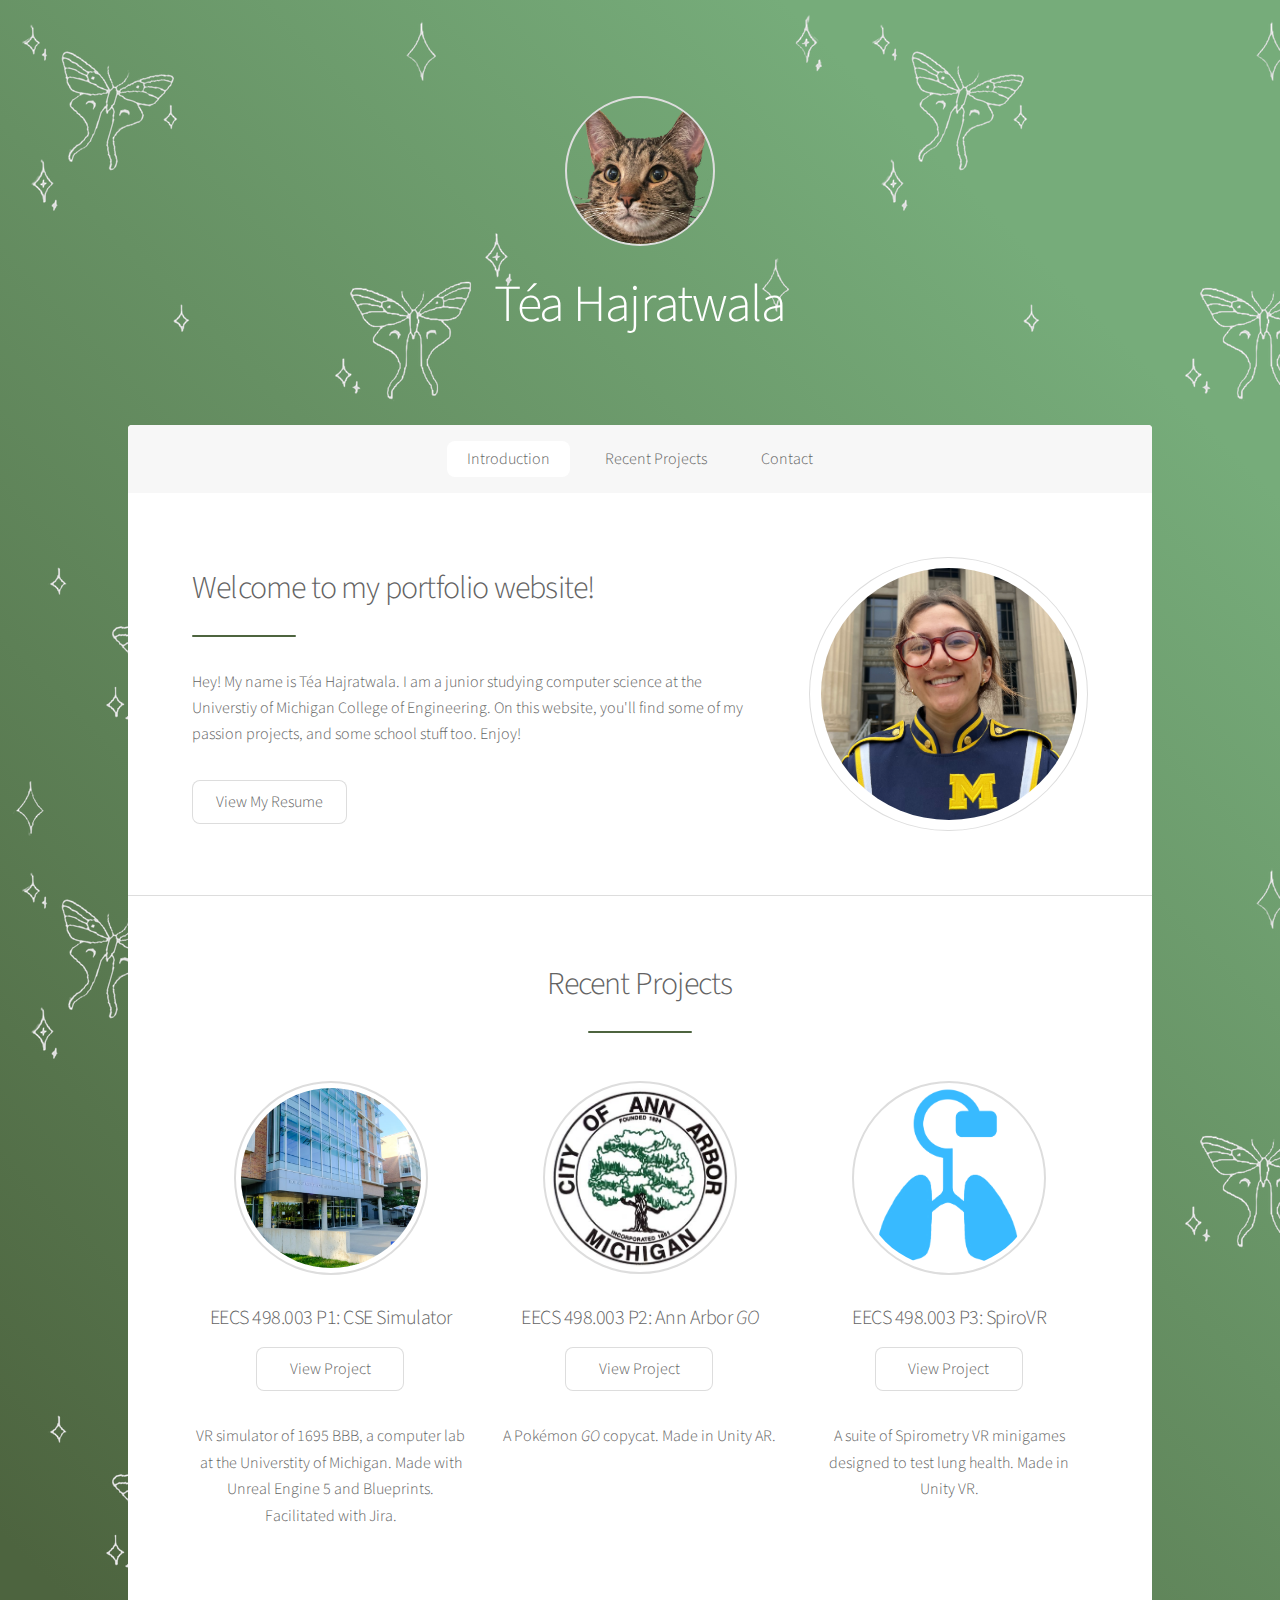
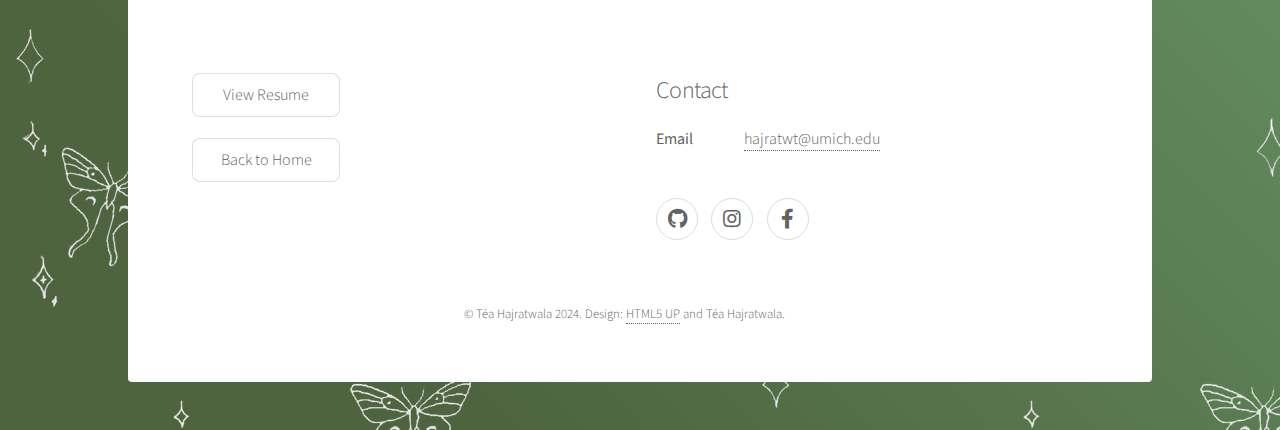
<file: index.html>
<!DOCTYPE HTML>
<!--
	Stellar by HTML5 UP
	html5up.net | @ajlkn
	Free for personal and commercial use under the CCA 3.0 license (html5up.net/license)
-->
<html>
	<head>
		<title>Téa Hajratwala | Home</title>
		<meta charset="utf-8" />
		<meta name="viewport" content="width=device-width, initial-scale=1, user-scalable=no" />
		<link rel="stylesheet" href="assets/css/main.css" />
		<noscript><link rel="stylesheet" href="assets/css/noscript.css" /></noscript>
	</head>
	<body class="is-preload">

		<!-- Wrapper -->
			<div id="wrapper">

				<!-- Header -->
					<header id="header" class="alt">
						<img src="images/aloo2.png" alt="Project 1" class="logo-image">
						<h1>Téa Hajratwala</h1>
						<p></p>
					</header>

				<!-- Nav -->
					<nav id="nav">
						<ul>
							<li><a href="#intro" class="active">Introduction</a></li>
							<li><a href="#first">Recent Projects</a></li>
							<li><a href="#footer">Contact</a></li>
						</ul>
					</nav>

				<!-- Main -->
					<div id="main">

						<!-- Introduction -->
							<section id="intro" class="main">
								<div class="spotlight">
									<div class="content">
										<header class="major">
											<h2>Welcome to my portfolio website!</h2>
										</header>
										<p>Hey! My name is Téa Hajratwala. I am a junior studying computer science at the Universtiy of Michigan College of Engineering. On this website, you'll find some of my passion projects, and some school stuff too. Enjoy!</p>
										<ul class="actions resume">
											<li><a href="resume.html" class="button">View My Resume</a></li>
										</ul>
									</div>
									<span class="image"><img src="images/tea_1.jpg" alt="" /></span>
								</div>
							</section>

						<!-- Recent Projects -->
							<section id="first" class="main special">
								<header class="major">
									<h2>Recent Projects</h2>
								</header>
								<ul class="features">
									<li>
										<img src="images/bbb2.png" alt="Project 1" class="project-image">
										<h3>EECS 498.003 P1: CSE Simulator</h3>
										<ul class="actions">
											<li><a href="p1.html" class="button">View Project</a></li>
										</ul>
										<p>VR simulator of 1695 BBB, a computer lab at the Universtity of Michigan. Made with Unreal Engine 5 and Blueprints. Facilitated with Jira.</p>
									</li>
									
									<li>
										<img src="images/a2-seal.jpeg" alt="Project 2" class="project-image">
										<h3>EECS 498.003 P2: Ann Arbor <i>GO</i></h3>
										<ul class="actions">
											<li><a href="p2.html" class="button">View Project</a></li>
										</ul>
										<p>A Pokémon <i>GO</i> copycat. Made in Unity AR.</p>
									</li>
									<li>
										<img src="images/SpiroVR_logo.png" alt="Project 2" class="project-image">
										<h3>EECS 498.003 P3: SpiroVR</h3>
										<ul class="actions">
											<li><a href="https://spiro-vr.github.io" class="button">View Project</a></li>
										</ul>
										<p>A suite of Spirometry VR minigames designed to test lung health. Made in Unity VR.</p>
									</li>
								</ul>
								<!-- <footer class="major">
									<ul class="actions special">
										<li><a href="generic.html" class="button">Learn More</a></li>
									</ul>
								</footer> -->
							</section>
						
						<!-- Get Started
							<section id="cta" class="main special">
								<header class="major">
									<h2>Congue imperdiet</h2>
									<p>Donec imperdiet consequat consequat. Suspendisse feugiat congue<br />
									posuere. Nulla massa urna, fermentum eget quam aliquet.</p>
								</header>
								<footer class="major">
									<ul class="actions special">
										<li><a href="generic.html" class="button primary">Get Started</a></li>
										<li><a href="generic.html" class="button">Learn More</a></li>
									</ul>
								</footer>
							</section>

					</div> -->

				<!-- Footer -->
					<footer id="footer">
						<section>
							<ul class="actions stacked">
								<li><a href="resume.html" class="button">View Resume</a></li>
								<li><a href="#intro" class="button">Back to Home</a></li>
							</ul>
						</section>
						<section>
							<h2>Contact</h2>
							<dl class="alt">
								<dt>Email</dt>
								<dd><a href="mailto:hajratwt@umich.edu">hajratwt@umich.edu</a></dd>
							</dl>
							<ul class="icons">
								<li><a href="https://github.com/teahaj" class="icon brands fa-github alt"><span class="label">GitHub</span></a></li>
								<li><a href="https://www.instagram.com/tea.hajratwala/" class="icon brands fa-instagram alt"><span class="label">Instagram</span></a></li>
								<li><a href="https://www.facebook.com/tea.hajratwala.50/" class="icon brands fa-facebook-f alt"><span class="label">Facebook</span></a></li>
							</ul>
						</section>
						<p class="copyright">&copy; Téa Hajratwala 2024. Design: <a href="https://html5up.net">HTML5 UP</a> and Téa Hajratwala.</p>
					</footer>

			</div>

		<!-- Scripts -->
			<script src="assets/js/jquery.min.js"></script>
			<script src="assets/js/jquery.scrollex.min.js"></script>
			<script src="assets/js/jquery.scrolly.min.js"></script>
			<script src="assets/js/browser.min.js"></script>
			<script src="assets/js/breakpoints.min.js"></script>
			<script src="assets/js/util.js"></script>
			<script src="assets/js/main.js"></script>

	</body>
</html>
</file>
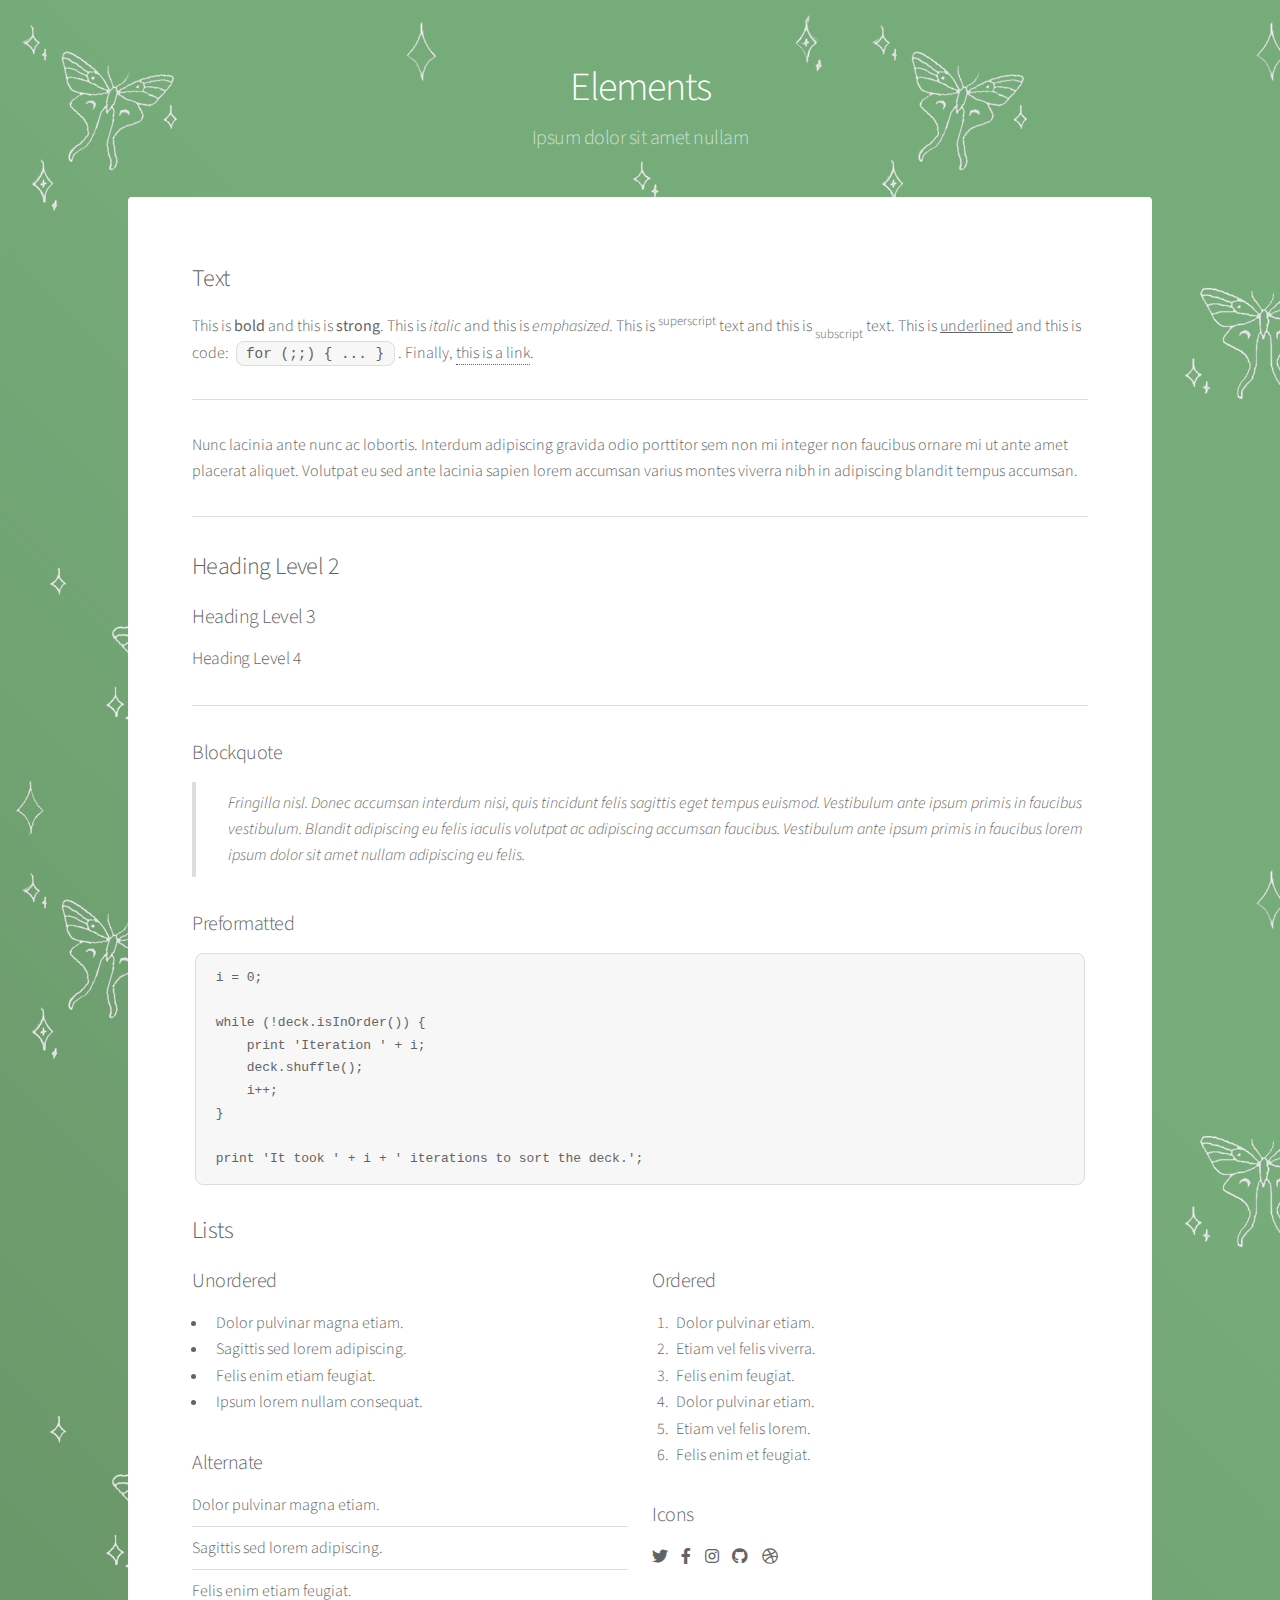
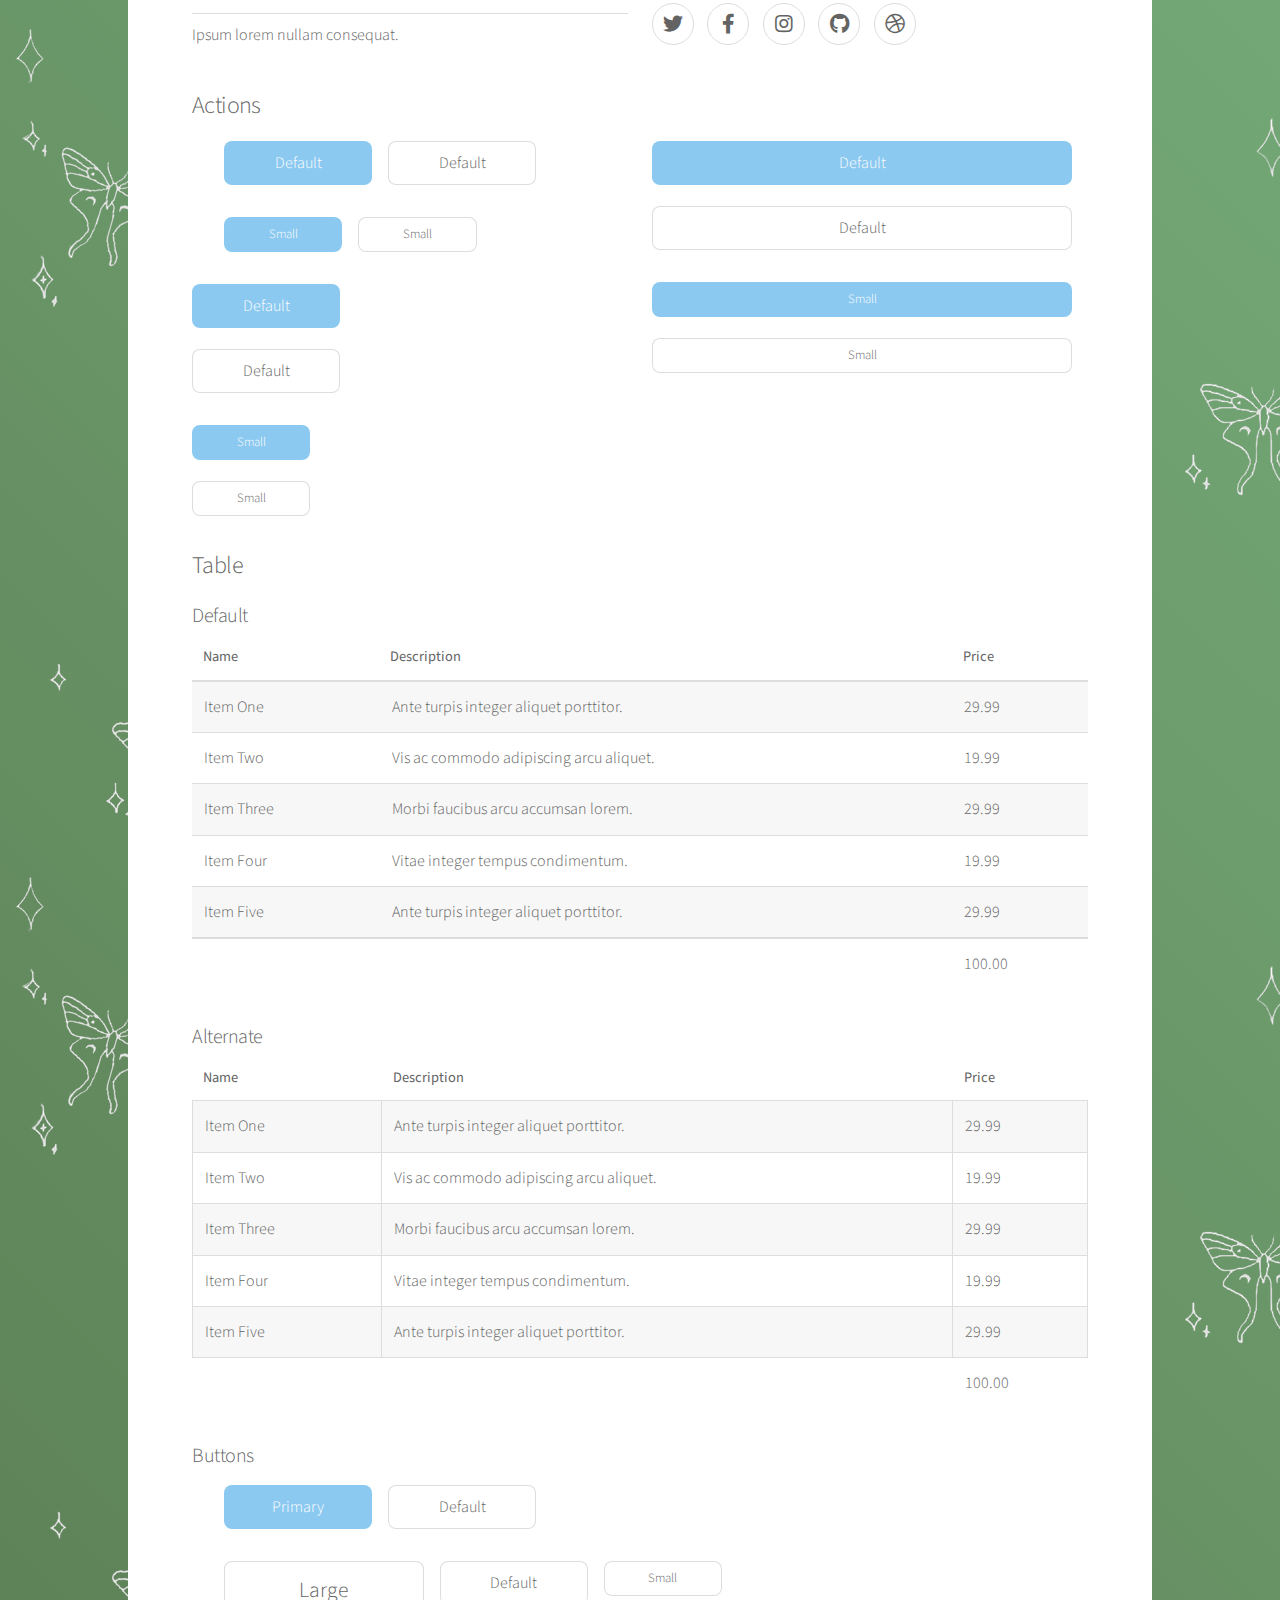
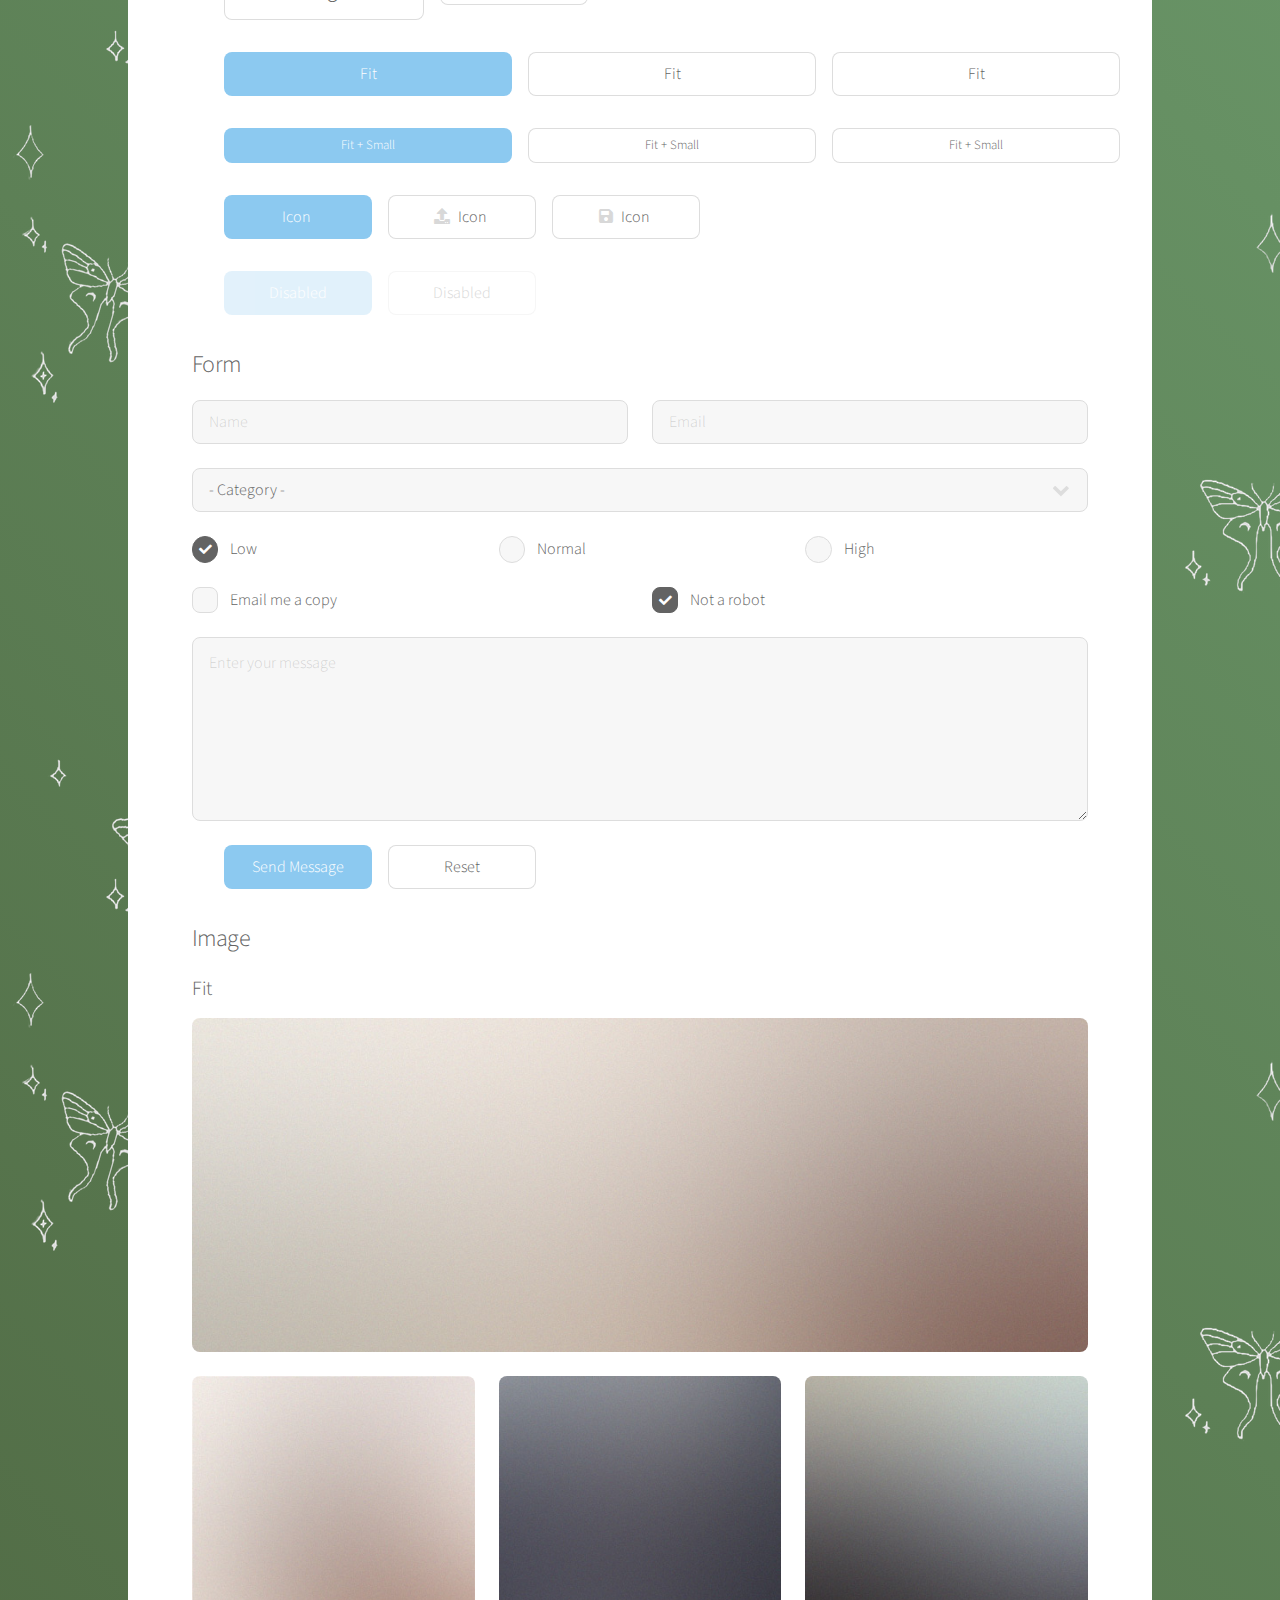
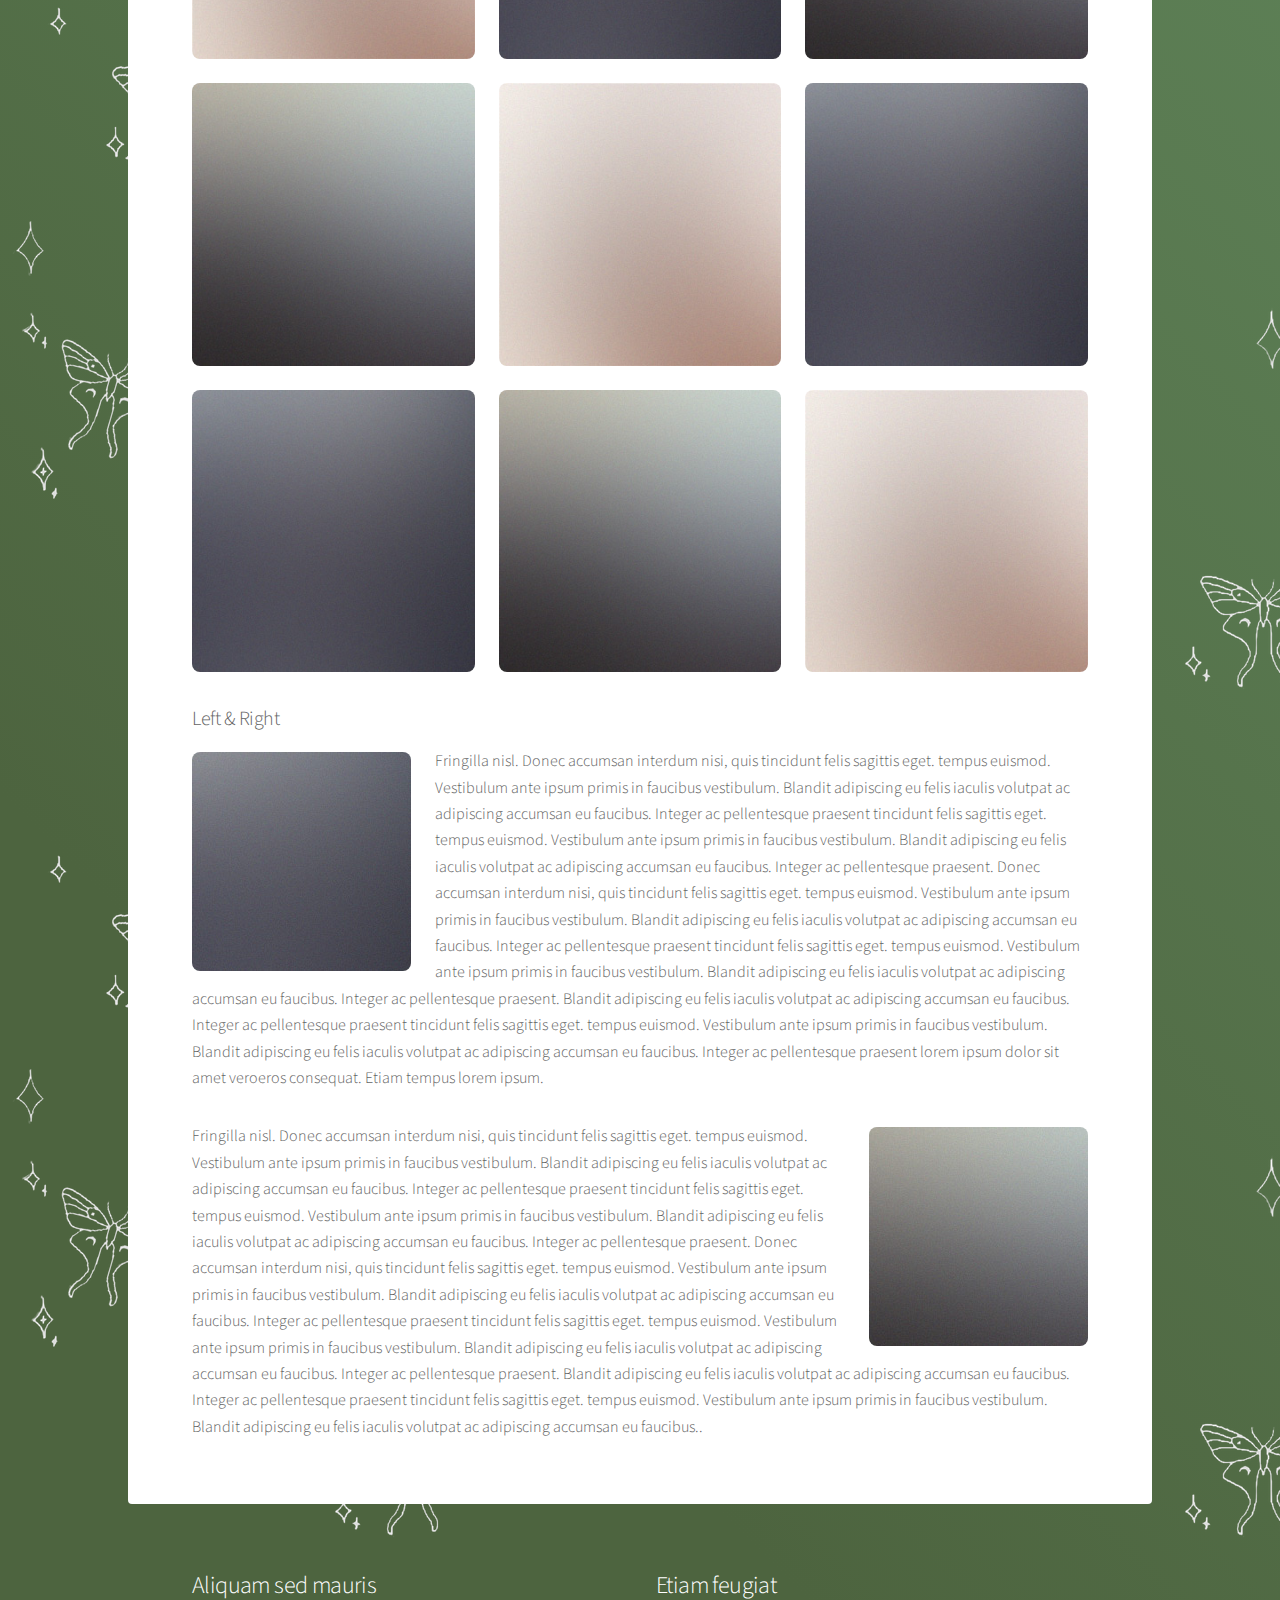
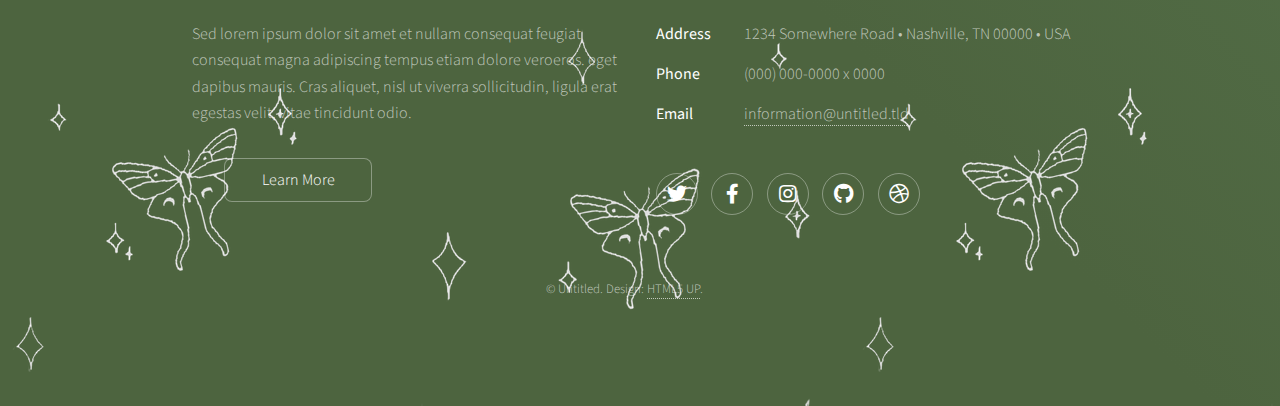
<file: elements.html>
<!DOCTYPE HTML>
<!--
	Stellar by HTML5 UP
	html5up.net | @ajlkn
	Free for personal and commercial use under the CCA 3.0 license (html5up.net/license)
-->
<html>
	<head>
		<title>Elements - Stellar by HTML5 UP</title>
		<meta charset="utf-8" />
		<meta name="viewport" content="width=device-width, initial-scale=1, user-scalable=no" />
		<link rel="stylesheet" href="assets/css/main.css" />
		<noscript><link rel="stylesheet" href="assets/css/noscript.css" /></noscript>
	</head>
	<body class="is-preload">

		<!-- Wrapper -->
			<div id="wrapper">

				<!-- Header -->
					<header id="header">
						<h1>Elements</h1>
						<p>Ipsum dolor sit amet nullam</p>
					</header>

				<!-- Main -->
					<div id="main">

						<!-- Content -->
							<section id="content" class="main">

								<!-- Text -->
									<section>
										<h2>Text</h2>
										<p>This is <b>bold</b> and this is <strong>strong</strong>. This is <i>italic</i> and this is <em>emphasized</em>.
										This is <sup>superscript</sup> text and this is <sub>subscript</sub> text.
										This is <u>underlined</u> and this is code: <code>for (;;) { ... }</code>. Finally, <a href="#">this is a link</a>.</p>
										<hr />
										<p>Nunc lacinia ante nunc ac lobortis. Interdum adipiscing gravida odio porttitor sem non mi integer non faucibus ornare mi ut ante amet placerat aliquet. Volutpat eu sed ante lacinia sapien lorem accumsan varius montes viverra nibh in adipiscing blandit tempus accumsan.</p>
										<hr />
										<h2>Heading Level 2</h2>
										<h3>Heading Level 3</h3>
										<h4>Heading Level 4</h4>
										<hr />
										<h3>Blockquote</h3>
										<blockquote>Fringilla nisl. Donec accumsan interdum nisi, quis tincidunt felis sagittis eget tempus euismod. Vestibulum ante ipsum primis in faucibus vestibulum. Blandit adipiscing eu felis iaculis volutpat ac adipiscing accumsan faucibus. Vestibulum ante ipsum primis in faucibus lorem ipsum dolor sit amet nullam adipiscing eu felis.</blockquote>
										<h3>Preformatted</h3>
										<pre><code>i = 0;

while (!deck.isInOrder()) {
    print 'Iteration ' + i;
    deck.shuffle();
    i++;
}

print 'It took ' + i + ' iterations to sort the deck.';</code></pre>
									</section>

								<!-- Lists -->
									<section>
										<h2>Lists</h2>
										<div class="row">
											<div class="col-6 col-12-medium">
												<h3>Unordered</h3>
												<ul>
													<li>Dolor pulvinar magna etiam.</li>
													<li>Sagittis sed lorem adipiscing.</li>
													<li>Felis enim etiam feugiat.</li>
													<li>Ipsum lorem nullam consequat.</li>
												</ul>
												<h3>Alternate</h3>
												<ul class="alt">
													<li>Dolor pulvinar magna etiam.</li>
													<li>Sagittis sed lorem adipiscing.</li>
													<li>Felis enim etiam feugiat.</li>
													<li>Ipsum lorem nullam consequat.</li>
												</ul>
											</div>
											<div class="col-6 col-12-medium">
												<h3>Ordered</h3>
												<ol>
													<li>Dolor pulvinar etiam.</li>
													<li>Etiam vel felis viverra.</li>
													<li>Felis enim feugiat.</li>
													<li>Dolor pulvinar etiam.</li>
													<li>Etiam vel felis lorem.</li>
													<li>Felis enim et feugiat.</li>
												</ol>
												<h3>Icons</h3>
												<ul class="icons">
													<li><a href="#" class="icon brands fa-twitter"><span class="label">Twitter</span></a></li>
													<li><a href="#" class="icon brands fa-facebook-f"><span class="label">Facebook</span></a></li>
													<li><a href="#" class="icon brands fa-instagram"><span class="label">Instagram</span></a></li>
													<li><a href="#" class="icon brands fa-github"><span class="label">GitHub</span></a></li>
													<li><a href="#" class="icon brands fa-dribbble"><span class="label">Dribbble</span></a></li>
												</ul>
												<ul class="icons">
													<li><a href="#" class="icon brands alt fa-twitter"><span class="label">Twitter</span></a></li>
													<li><a href="#" class="icon brands alt fa-facebook-f"><span class="label">Facebook</span></a></li>
													<li><a href="#" class="icon brands alt fa-instagram"><span class="label">Instagram</span></a></li>
													<li><a href="#" class="icon brands alt fa-github"><span class="label">GitHub</span></a></li>
													<li><a href="#" class="icon brands alt fa-dribbble"><span class="label">Dribbble</span></a></li>
												</ul>
											</div>
										</div>
										<h2>Actions</h2>
										<div class="row">
											<div class="col-6 col-12-medium">
												<ul class="actions">
													<li><a href="#" class="button primary">Default</a></li>
													<li><a href="#" class="button">Default</a></li>
												</ul>
												<ul class="actions small">
													<li><a href="#" class="button primary small">Small</a></li>
													<li><a href="#" class="button small">Small</a></li>
												</ul>
												<ul class="actions stacked">
													<li><a href="#" class="button primary">Default</a></li>
													<li><a href="#" class="button">Default</a></li>
												</ul>
												<ul class="actions stacked">
													<li><a href="#" class="button primary small">Small</a></li>
													<li><a href="#" class="button small">Small</a></li>
												</ul>
											</div>
											<div class="col-6 col-12-medium">
												<ul class="actions stacked">
													<li><a href="#" class="button primary fit">Default</a></li>
													<li><a href="#" class="button fit">Default</a></li>
												</ul>
												<ul class="actions stacked">
													<li><a href="#" class="button primary small fit">Small</a></li>
													<li><a href="#" class="button small fit">Small</a></li>
												</ul>
											</div>
										</div>
									</section>

								<!-- Table -->
									<section>
										<h2>Table</h2>
										<h3>Default</h3>
										<div class="table-wrapper">
											<table>
												<thead>
													<tr>
														<th>Name</th>
														<th>Description</th>
														<th>Price</th>
													</tr>
												</thead>
												<tbody>
													<tr>
														<td>Item One</td>
														<td>Ante turpis integer aliquet porttitor.</td>
														<td>29.99</td>
													</tr>
													<tr>
														<td>Item Two</td>
														<td>Vis ac commodo adipiscing arcu aliquet.</td>
														<td>19.99</td>
													</tr>
													<tr>
														<td>Item Three</td>
														<td> Morbi faucibus arcu accumsan lorem.</td>
														<td>29.99</td>
													</tr>
													<tr>
														<td>Item Four</td>
														<td>Vitae integer tempus condimentum.</td>
														<td>19.99</td>
													</tr>
													<tr>
														<td>Item Five</td>
														<td>Ante turpis integer aliquet porttitor.</td>
														<td>29.99</td>
													</tr>
												</tbody>
												<tfoot>
													<tr>
														<td colspan="2"></td>
														<td>100.00</td>
													</tr>
												</tfoot>
											</table>
										</div>

										<h3>Alternate</h3>
										<div class="table-wrapper">
											<table class="alt">
												<thead>
													<tr>
														<th>Name</th>
														<th>Description</th>
														<th>Price</th>
													</tr>
												</thead>
												<tbody>
													<tr>
														<td>Item One</td>
														<td>Ante turpis integer aliquet porttitor.</td>
														<td>29.99</td>
													</tr>
													<tr>
														<td>Item Two</td>
														<td>Vis ac commodo adipiscing arcu aliquet.</td>
														<td>19.99</td>
													</tr>
													<tr>
														<td>Item Three</td>
														<td> Morbi faucibus arcu accumsan lorem.</td>
														<td>29.99</td>
													</tr>
													<tr>
														<td>Item Four</td>
														<td>Vitae integer tempus condimentum.</td>
														<td>19.99</td>
													</tr>
													<tr>
														<td>Item Five</td>
														<td>Ante turpis integer aliquet porttitor.</td>
														<td>29.99</td>
													</tr>
												</tbody>
												<tfoot>
													<tr>
														<td colspan="2"></td>
														<td>100.00</td>
													</tr>
												</tfoot>
											</table>
										</div>
									</section>

								<!-- Buttons -->
									<section>
										<h3>Buttons</h3>
										<ul class="actions">
											<li><a href="#" class="button primary">Primary</a></li>
											<li><a href="#" class="button">Default</a></li>
										</ul>
										<ul class="actions">
											<li><a href="#" class="button large">Large</a></li>
											<li><a href="#" class="button">Default</a></li>
											<li><a href="#" class="button small">Small</a></li>
										</ul>
										<ul class="actions fit">
											<li><a href="#" class="button primary fit">Fit</a></li>
											<li><a href="#" class="button fit">Fit</a></li>
											<li><a href="#" class="button fit">Fit</a></li>
										</ul>
										<ul class="actions fit small">
											<li><a href="#" class="button primary fit small">Fit + Small</a></li>
											<li><a href="#" class="button fit small">Fit + Small</a></li>
											<li><a href="#" class="button fit small">Fit + Small</a></li>
										</ul>
										<ul class="actions">
											<li><a href="#" class="button primary icon solidfa-download">Icon</a></li>
											<li><a href="#" class="button icon solid fa-upload">Icon</a></li>
											<li><a href="#" class="button icon solid fa-save">Icon</a></li>
										</ul>
										<ul class="actions">
											<li><span class="button primary disabled">Disabled</span></li>
											<li><span class="button disabled">Disabled</span></li>
										</ul>
									</section>

								<!-- Form -->
									<section>
										<h2>Form</h2>
										<form method="post" action="#">
											<div class="row gtr-uniform">
												<div class="col-6 col-12-xsmall">
													<input type="text" name="demo-name" id="demo-name" value="" placeholder="Name" />
												</div>
												<div class="col-6 col-12-xsmall">
													<input type="email" name="demo-email" id="demo-email" value="" placeholder="Email" />
												</div>
												<div class="col-12">
													<select name="demo-category" id="demo-category">
														<option value="">- Category -</option>
														<option value="1">Manufacturing</option>
														<option value="1">Shipping</option>
														<option value="1">Administration</option>
														<option value="1">Human Resources</option>
													</select>
												</div>
												<div class="col-4 col-12-small">
													<input type="radio" id="demo-priority-low" name="demo-priority" checked>
													<label for="demo-priority-low">Low</label>
												</div>
												<div class="col-4 col-12-small">
													<input type="radio" id="demo-priority-normal" name="demo-priority">
													<label for="demo-priority-normal">Normal</label>
												</div>
												<div class="col-4 col-12-small">
													<input type="radio" id="demo-priority-high" name="demo-priority">
													<label for="demo-priority-high">High</label>
												</div>
												<div class="col-6 col-12-small">
													<input type="checkbox" id="demo-copy" name="demo-copy">
													<label for="demo-copy">Email me a copy</label>
												</div>
												<div class="col-6 col-12-small">
													<input type="checkbox" id="demo-human" name="demo-human" checked>
													<label for="demo-human">Not a robot</label>
												</div>
												<div class="col-12">
													<textarea name="demo-message" id="demo-message" placeholder="Enter your message" rows="6"></textarea>
												</div>
												<div class="col-12">
													<ul class="actions">
														<li><input type="submit" value="Send Message" class="primary" /></li>
														<li><input type="reset" value="Reset" /></li>
													</ul>
												</div>
											</div>
										</form>
									</section>

								<!-- Image -->
									<section>
										<h2>Image</h2>
										<h3>Fit</h3>
										<div class="box alt">
											<div class="row gtr-uniform">
												<div class="col-12"><span class="image fit"><img src="images/pic04.jpg" alt="" /></span></div>
												<div class="col-4"><span class="image fit"><img src="images/pic01.jpg" alt="" /></span></div>
												<div class="col-4"><span class="image fit"><img src="images/pic02.jpg" alt="" /></span></div>
												<div class="col-4"><span class="image fit"><img src="images/pic03.jpg" alt="" /></span></div>
												<div class="col-4"><span class="image fit"><img src="images/pic03.jpg" alt="" /></span></div>
												<div class="col-4"><span class="image fit"><img src="images/pic01.jpg" alt="" /></span></div>
												<div class="col-4"><span class="image fit"><img src="images/pic02.jpg" alt="" /></span></div>
												<div class="col-4"><span class="image fit"><img src="images/pic02.jpg" alt="" /></span></div>
												<div class="col-4"><span class="image fit"><img src="images/pic03.jpg" alt="" /></span></div>
												<div class="col-4"><span class="image fit"><img src="images/pic01.jpg" alt="" /></span></div>
											</div>
										</div>
										<h3>Left &amp; Right</h3>
										<p><span class="image left"><img src="images/pic05.jpg" alt="" /></span>Fringilla nisl. Donec accumsan interdum nisi, quis tincidunt felis sagittis eget. tempus euismod. Vestibulum ante ipsum primis in faucibus vestibulum. Blandit adipiscing eu felis iaculis volutpat ac adipiscing accumsan eu faucibus. Integer ac pellentesque praesent tincidunt felis sagittis eget. tempus euismod. Vestibulum ante ipsum primis in faucibus vestibulum. Blandit adipiscing eu felis iaculis volutpat ac adipiscing accumsan eu faucibus. Integer ac pellentesque praesent. Donec accumsan interdum nisi, quis tincidunt felis sagittis eget. tempus euismod. Vestibulum ante ipsum primis in faucibus vestibulum. Blandit adipiscing eu felis iaculis volutpat ac adipiscing accumsan eu faucibus. Integer ac pellentesque praesent tincidunt felis sagittis eget. tempus euismod. Vestibulum ante ipsum primis in faucibus vestibulum. Blandit adipiscing eu felis iaculis volutpat ac adipiscing accumsan eu faucibus. Integer ac pellentesque praesent. Blandit adipiscing eu felis iaculis volutpat ac adipiscing accumsan eu faucibus. Integer ac pellentesque praesent tincidunt felis sagittis eget. tempus euismod. Vestibulum ante ipsum primis in faucibus vestibulum. Blandit adipiscing eu felis iaculis volutpat ac adipiscing accumsan eu faucibus. Integer ac pellentesque praesent lorem ipsum dolor sit amet veroeros consequat. Etiam tempus lorem ipsum.</p>
										<p><span class="image right"><img src="images/pic06.jpg" alt="" /></span>Fringilla nisl. Donec accumsan interdum nisi, quis tincidunt felis sagittis eget. tempus euismod. Vestibulum ante ipsum primis in faucibus vestibulum. Blandit adipiscing eu felis iaculis volutpat ac adipiscing accumsan eu faucibus. Integer ac pellentesque praesent tincidunt felis sagittis eget. tempus euismod. Vestibulum ante ipsum primis in faucibus vestibulum. Blandit adipiscing eu felis iaculis volutpat ac adipiscing accumsan eu faucibus. Integer ac pellentesque praesent. Donec accumsan interdum nisi, quis tincidunt felis sagittis eget. tempus euismod. Vestibulum ante ipsum primis in faucibus vestibulum. Blandit adipiscing eu felis iaculis volutpat ac adipiscing accumsan eu faucibus. Integer ac pellentesque praesent tincidunt felis sagittis eget. tempus euismod. Vestibulum ante ipsum primis in faucibus vestibulum. Blandit adipiscing eu felis iaculis volutpat ac adipiscing accumsan eu faucibus. Integer ac pellentesque praesent. Blandit adipiscing eu felis iaculis volutpat ac adipiscing accumsan eu faucibus. Integer ac pellentesque praesent tincidunt felis sagittis eget. tempus euismod. Vestibulum ante ipsum primis in faucibus vestibulum. Blandit adipiscing eu felis iaculis volutpat ac adipiscing accumsan eu faucibus..</p>
									</section>

							</section>

					</div>

				<!-- Footer -->
					<footer id="footer">
						<section>
							<h2>Aliquam sed mauris</h2>
							<p>Sed lorem ipsum dolor sit amet et nullam consequat feugiat consequat magna adipiscing tempus etiam dolore veroeros. eget dapibus mauris. Cras aliquet, nisl ut viverra sollicitudin, ligula erat egestas velit, vitae tincidunt odio.</p>
							<ul class="actions">
								<li><a href="#" class="button">Learn More</a></li>
							</ul>
						</section>
						<section>
							<h2>Etiam feugiat</h2>
							<dl class="alt">
								<dt>Address</dt>
								<dd>1234 Somewhere Road &bull; Nashville, TN 00000 &bull; USA</dd>
								<dt>Phone</dt>
								<dd>(000) 000-0000 x 0000</dd>
								<dt>Email</dt>
								<dd><a href="#">information@untitled.tld</a></dd>
							</dl>
							<ul class="icons">
								<li><a href="#" class="icon brands fa-twitter alt"><span class="label">Twitter</span></a></li>
								<li><a href="#" class="icon brands fa-facebook-f alt"><span class="label">Facebook</span></a></li>
								<li><a href="#" class="icon brands fa-instagram alt"><span class="label">Instagram</span></a></li>
								<li><a href="#" class="icon brands fa-github alt"><span class="label">GitHub</span></a></li>
								<li><a href="#" class="icon brands fa-dribbble alt"><span class="label">Dribbble</span></a></li>
							</ul>
						</section>
						<p class="copyright">&copy; Untitled. Design: <a href="https://html5up.net">HTML5 UP</a>.</p>
					</footer>

			</div>

		<!-- Scripts -->
			<script src="assets/js/jquery.min.js"></script>
			<script src="assets/js/jquery.scrollex.min.js"></script>
			<script src="assets/js/jquery.scrolly.min.js"></script>
			<script src="assets/js/browser.min.js"></script>
			<script src="assets/js/breakpoints.min.js"></script>
			<script src="assets/js/util.js"></script>
			<script src="assets/js/main.js"></script>

	</body>
</html>
</file>
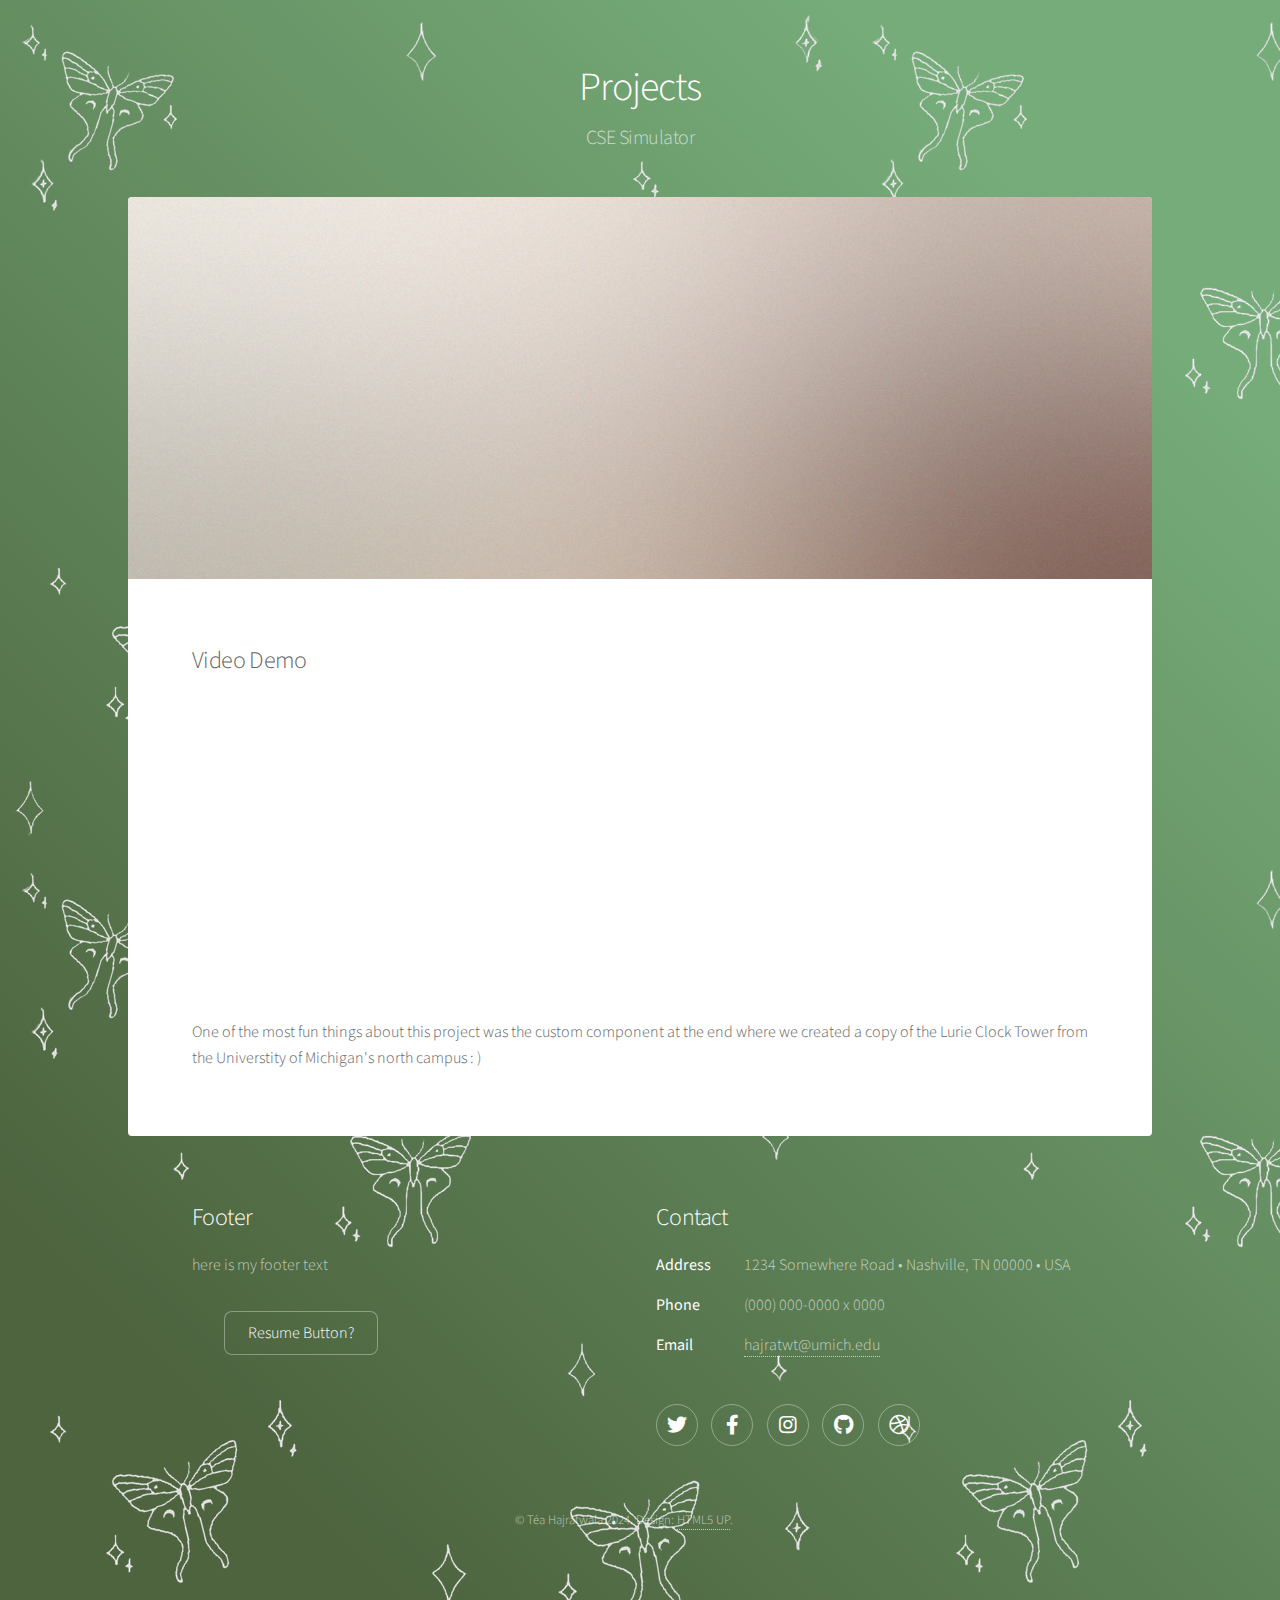
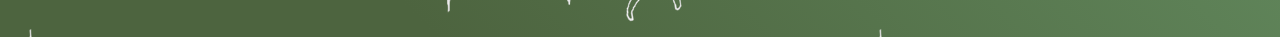
<file: generic.html>
<!DOCTYPE HTML>
<!--
	Stellar by HTML5 UP
	html5up.net | @ajlkn
	Free for personal and commercial use under the CCA 3.0 license (html5up.net/license)
-->
<html>
	<head>
		<title>Generic - Stellar by HTML5 UP</title>
		<meta charset="utf-8" />
		<meta name="viewport" content="width=device-width, initial-scale=1, user-scalable=no" />
		<link rel="stylesheet" href="assets/css/main.css" />
		<noscript><link rel="stylesheet" href="assets/css/noscript.css" /></noscript>
	</head>
	<body class="is-preload">

		<!-- Wrapper -->
			<div id="wrapper">

				<!-- Header -->
					<header id="header">
						<h1>Projects</h1>
						<p>CSE Simulator</p>
					</header>

				<!-- Main -->
					<div id="main">

						<!-- Content -->
							<section id="content" class="main">
								<span class="image main"><img src="images/pic04.jpg" alt="" /></span>
								<h2>Video Demo</h2>
								<!DOCTYPE html>
									<html lang="en">
									<head>
									    <meta charset="UTF-8">
									    <meta name="viewport" content="width=device-width, initial-scale=1.0">
									    <title>Embedded YouTube Video</title>
									</head>
									<body>
									    <iframe width="560" height="315" src="https://www.youtube.com/embed/Dh14zjdxOCw?si=REKWSFkvqxM84y6s" frameborder="0" allowfullscreen></iframe>
									</body>

								</html>

								<p>One of the most fun things about this project was the custom component at the end where we created a copy of the Lurie Clock Tower from the Universtity of Michigan's north campus &colon; &#41;</p>
							</section>

					</div>

				<!-- Footer -->
					<footer id="footer">
						<section>
							<h2>Footer</h2>
							<p>here is my footer text</p>
							<ul class="actions">
								<li><a href="#" class="button">Resume Button?</a></li>
							</ul>
						</section>
						<section>
							<h2>Contact</h2>
							<dl class="alt">
								<dt>Address</dt>
								<dd>1234 Somewhere Road &bull; Nashville, TN 00000 &bull; USA</dd>
								<dt>Phone</dt>
								<dd>(000) 000-0000 x 0000</dd>
								<dt>Email</dt>
								<dd><a href="#">hajratwt@umich.edu</a></dd>
							</dl>
							<ul class="icons">
								<li><a href="#" class="icon brands fa-twitter alt"><span class="label">Twitter</span></a></li>
								<li><a href="#" class="icon brands fa-facebook-f alt"><span class="label">Facebook</span></a></li>
								<li><a href="#" class="icon brands fa-instagram alt"><span class="label">Instagram</span></a></li>
								<li><a href="#" class="icon brands fa-github alt"><span class="label">GitHub</span></a></li>
								<li><a href="#" class="icon brands fa-dribbble alt"><span class="label">Dribbble</span></a></li>
							</ul>
						</section>
						<p class="copyright">&copy; Téa Hajratwala 2024. Design: <a href="https://html5up.net">HTML5 UP</a>.</p>
					</footer>

			</div>

		<!-- Scripts -->
			<script src="assets/js/jquery.min.js"></script>
			<script src="assets/js/jquery.scrollex.min.js"></script>
			<script src="assets/js/jquery.scrolly.min.js"></script>
			<script src="assets/js/browser.min.js"></script>
			<script src="assets/js/breakpoints.min.js"></script>
			<script src="assets/js/util.js"></script>
			<script src="assets/js/main.js"></script>

	</body>
</html>
</file>
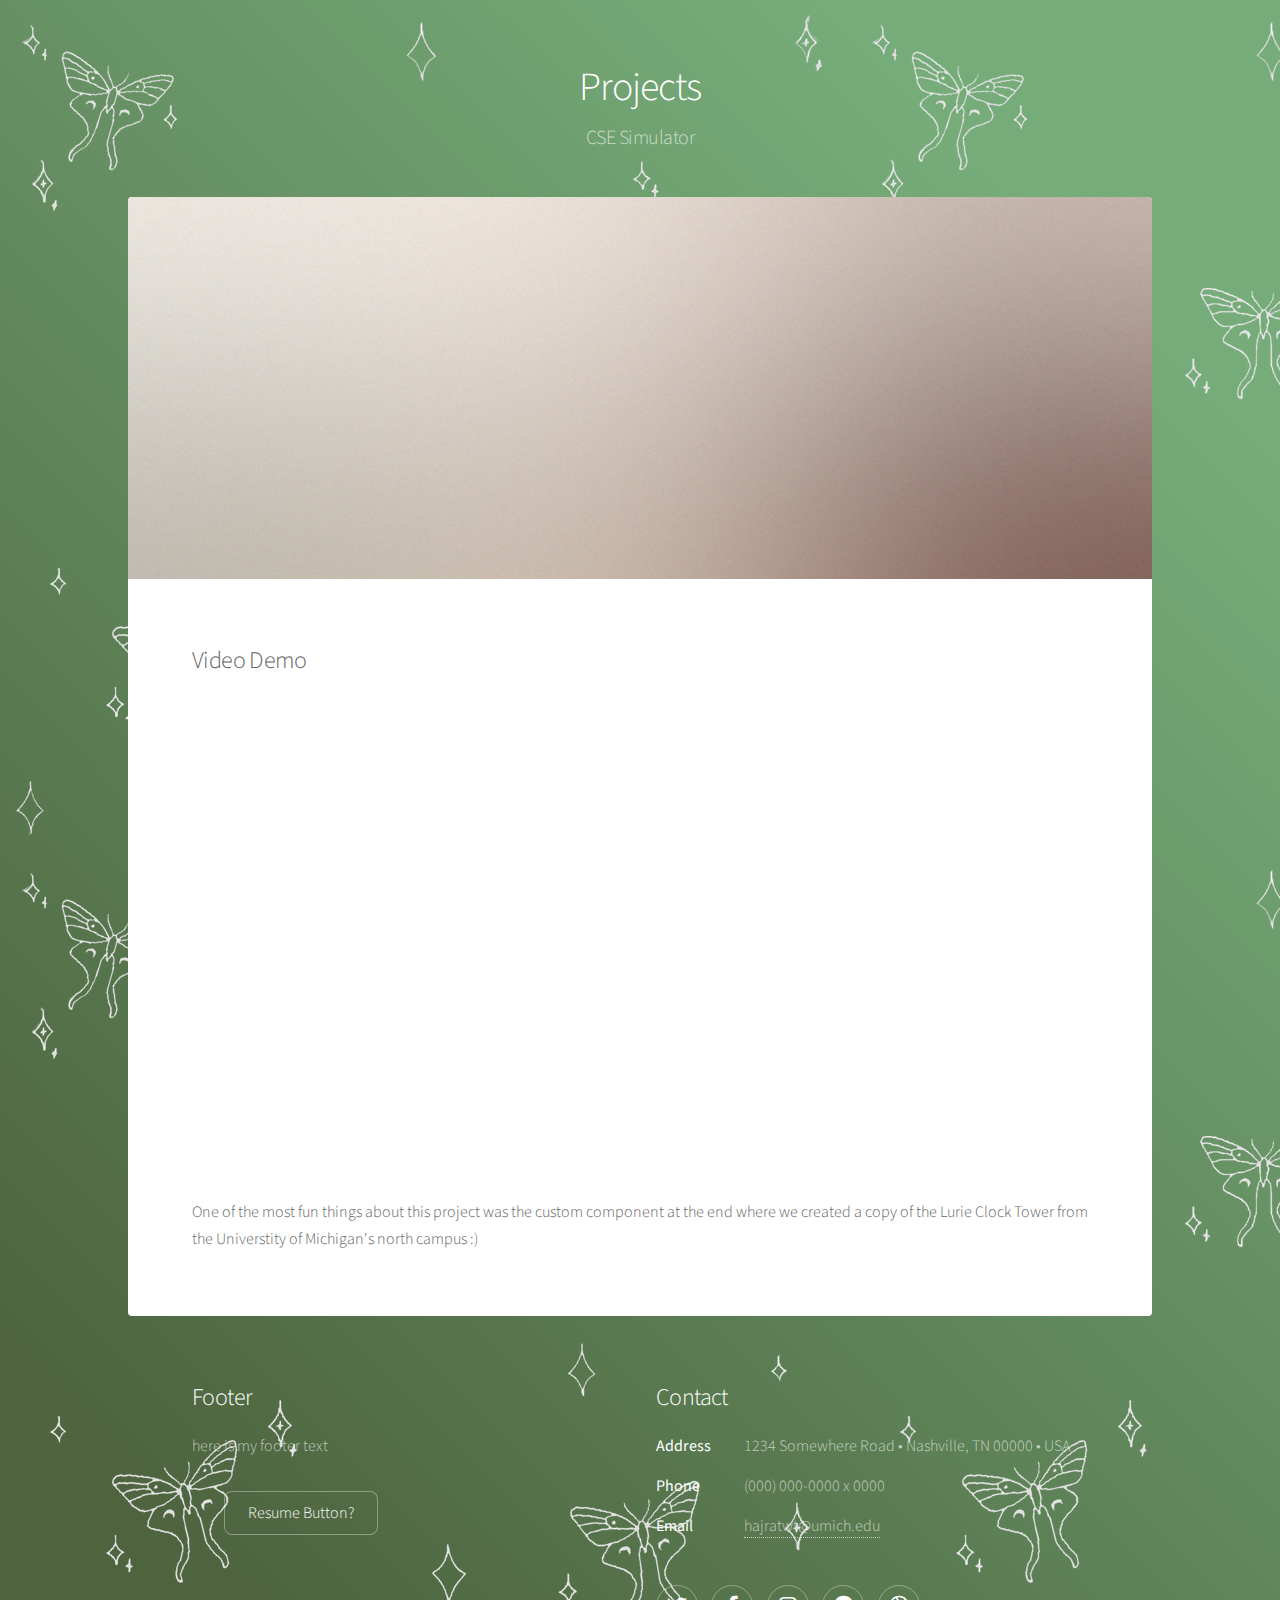
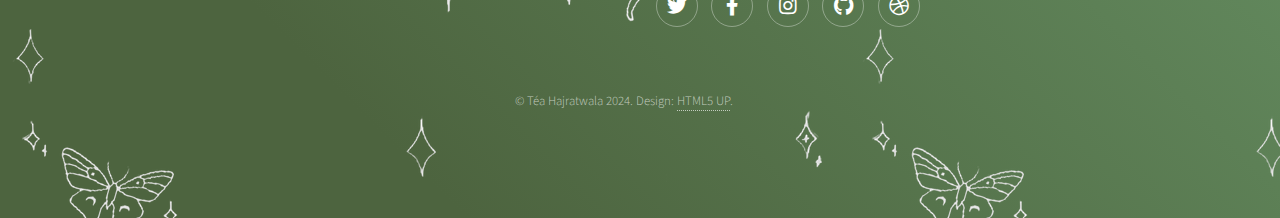
<file: p1.html>
<!DOCTYPE HTML>
<!--
	Stellar by HTML5 UP
	html5up.net | @ajlkn
	Free for personal and commercial use under the CCA 3.0 license (html5up.net/license)
-->
<html>
	<head>
		<title>Projects | CSE Simulator</title>
		<meta charset="utf-8" />
		<meta name="viewport" content="width=device-width, initial-scale=1, user-scalable=no" />
		<link rel="stylesheet" href="assets/css/main.css" />
		<noscript><link rel="stylesheet" href="assets/css/noscript.css" /></noscript>
	</head>
	<body class="is-preload">

		<!-- Wrapper -->
			<div id="wrapper">

				<!-- Header -->
					<header id="header">
						<h1>Projects</h1>
						<p>CSE Simulator</p>
					</header>

				<!-- Main -->
					<div id="main">

						<!-- Content -->
							<section id="content" class="main">
								<span class="image main"><img src="images/pic04.jpg" alt="" /></span>
								<h2>Video Demo</h2>
								<html lang="en">
								<head>
								    <meta charset="UTF-8">
								    <meta name="viewport" content="width=device-width, initial-scale=1.0">
								    <title>Responsive YouTube Video Embed</title>
								    <style>
								        .video-container {
								            position: relative;
								            width: 100%;
								            padding-bottom: 56.25%; /* 16:9 aspect ratio (height: width) */
								            height: 0;
								        }
								        .video-container iframe {
								            position: absolute;
								            top: 0;
								            left: 0;
								            width: 100%;
								            height: 100%;
								        }
								    </style>
								</head>
								<body>
								    <div class="video-container">
								        <!-- Replace 'YOUR_VIDEO_ID' with the ID of your YouTube video -->
								        <iframe src="https://www.youtube.com/embed/Dh14zjdxOCw?si=REKWSFkvqxM84y6s" frameborder="0" allowfullscreen></iframe>
								    </div>
								</body>

								<p>One of the most fun things about this project was the custom component at the end where we created a copy of the Lurie Clock Tower from the Universtity of Michigan's north campus &colon;&#41;</p>
							</section>

					</div>

				<!-- Footer -->
					<footer id="footer">
						<section>
							<h2>Footer</h2>
							<p>here is my footer text</p>
							<ul class="actions">
								<li><a href="#" class="button">Resume Button?</a></li>
							</ul>
						</section>
						<section>
							<h2>Contact</h2>
							<dl class="alt">
								<dt>Address</dt>
								<dd>1234 Somewhere Road &bull; Nashville, TN 00000 &bull; USA</dd>
								<dt>Phone</dt>
								<dd>(000) 000-0000 x 0000</dd>
								<dt>Email</dt>
								<dd><a href="#">hajratwt@umich.edu</a></dd>
							</dl>
							<ul class="icons">
								<li><a href="#" class="icon brands fa-twitter alt"><span class="label">Twitter</span></a></li>
								<li><a href="#" class="icon brands fa-facebook-f alt"><span class="label">Facebook</span></a></li>
								<li><a href="#" class="icon brands fa-instagram alt"><span class="label">Instagram</span></a></li>
								<li><a href="#" class="icon brands fa-github alt"><span class="label">GitHub</span></a></li>
								<li><a href="#" class="icon brands fa-dribbble alt"><span class="label">Dribbble</span></a></li>
							</ul>
						</section>
						<p class="copyright">&copy; Téa Hajratwala 2024. Design: <a href="https://html5up.net">HTML5 UP</a>.</p>
					</footer>

			</div>

		<!-- Scripts -->
			<script src="assets/js/jquery.min.js"></script>
			<script src="assets/js/jquery.scrollex.min.js"></script>
			<script src="assets/js/jquery.scrolly.min.js"></script>
			<script src="assets/js/browser.min.js"></script>
			<script src="assets/js/breakpoints.min.js"></script>
			<script src="assets/js/util.js"></script>
			<script src="assets/js/main.js"></script>

	</body>
</html>
</file>
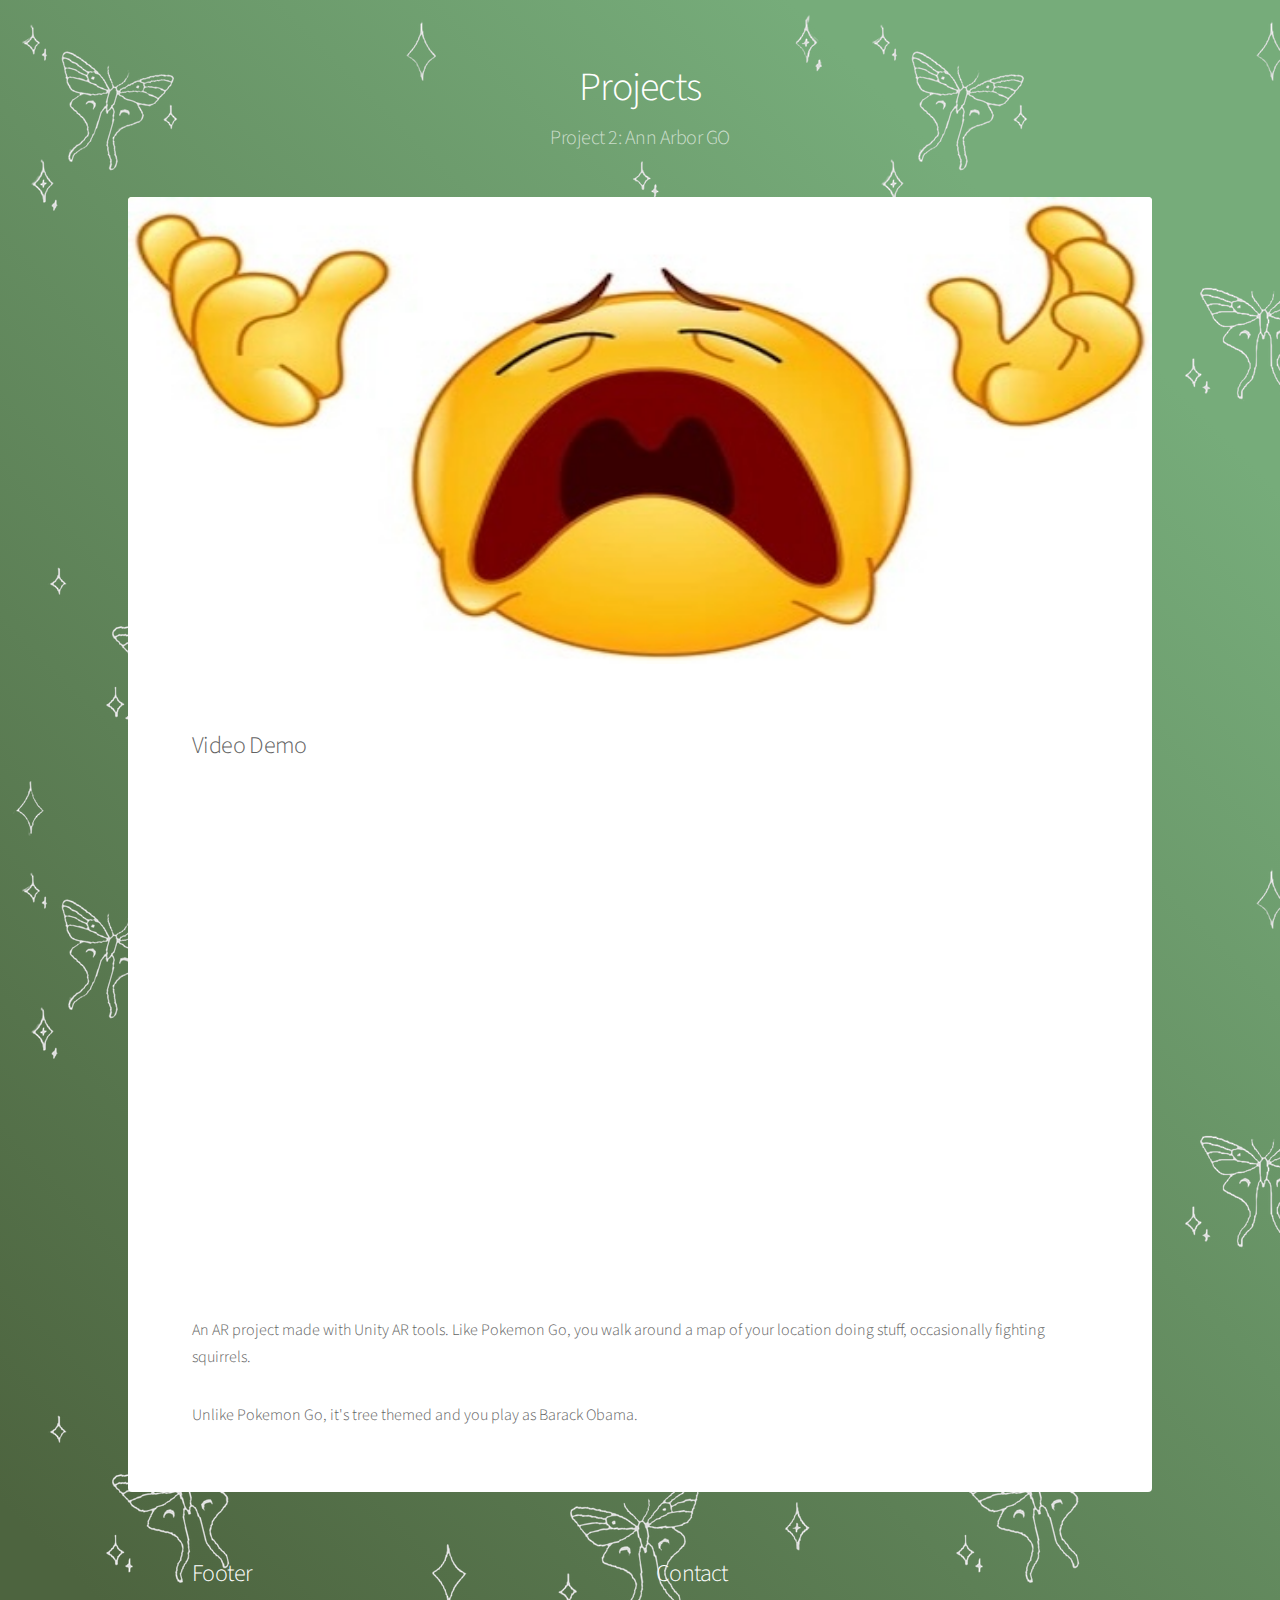
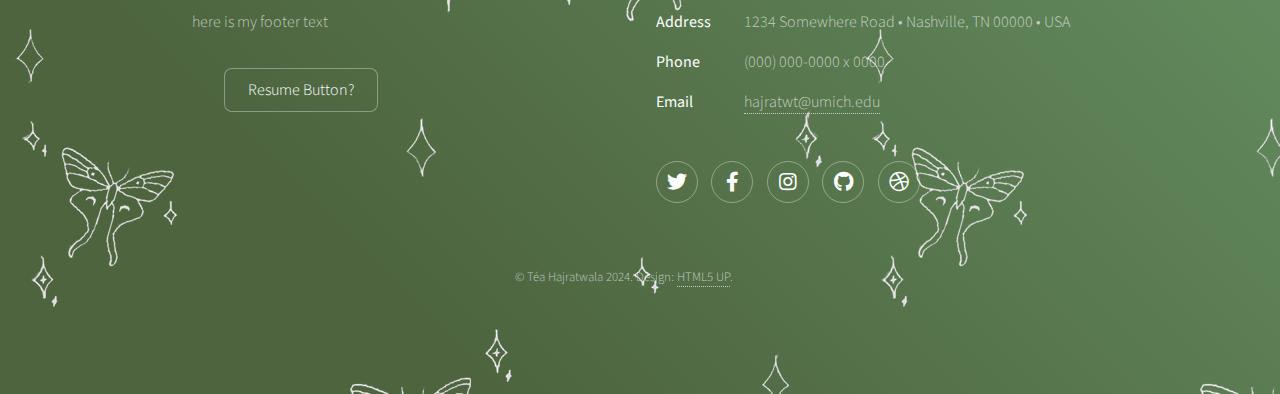
<file: p2.html>
<!DOCTYPE HTML>
<!--
	Stellar by HTML5 UP
	html5up.net | @ajlkn
	Free for personal and commercial use under the CCA 3.0 license (html5up.net/license)
-->
<html>
	<head>
		<title>Projects | WIP</title>
		<meta charset="utf-8" />
		<meta name="viewport" content="width=device-width, initial-scale=1, user-scalable=no" />
		<link rel="stylesheet" href="assets/css/main.css" />
		<noscript><link rel="stylesheet" href="assets/css/noscript.css" /></noscript>
	</head>
	<body class="is-preload">

		<!-- Wrapper -->
			<div id="wrapper">

				<!-- Header -->
					<header id="header">
						<h1>Projects</h1>
						<p>Project 2: Ann Arbor GO</p>
					</header>

				<!-- Main -->
					<div id="main">

						<!-- Content -->
							<section id="content" class="main">
								<span class="image main"><img src="images/sad1.jpg" alt="" /></span>
								<h2>Video Demo</h2>
								<html lang="en">
								<head>
								    <meta charset="UTF-8">
								    <meta name="viewport" content="width=device-width, initial-scale=1.0">
								    <title>Responsive YouTube Video Embed</title>
								    <style>
								        .video-container {
								            position: relative;
								            width: 100%;
								            padding-bottom: 56.25%; /* 16:9 aspect ratio (height: width) */
								            height: 0;
								        }
								        .video-container iframe {
								            position: absolute;
								            top: 0;
								            left: 0;
								            width: 100%;
								            height: 100%;
								        }
								    </style>
								</head>
								<body>
								    <div class="video-container">
								        <!-- Replace 'YOUR_VIDEO_ID' with the ID of your YouTube video -->
								        <iframe src="https://www.youtube.com/embed/Dsy2QRTSTdg?si=9vhisltib3Qr27xz" frameborder="0" allowfullscreen></iframe>
								    </div>
								</body>
								<p></p>
								<p>An AR project made with Unity AR tools. Like Pokemon Go, you walk around a map of your location doing stuff, occasionally fighting squirrels. </p>
								<p> Unlike Pokemon Go, it's tree themed and you play as Barack Obama.</p>
							</section>

					</div>

				<!-- Footer -->
					<footer id="footer">
						<section>
							<h2>Footer</h2>
							<p>here is my footer text</p>
							<ul class="actions">
								<li><a href="#" class="button">Resume Button?</a></li>
							</ul>
						</section>
						<section>
							<h2>Contact</h2>
							<dl class="alt">
								<dt>Address</dt>
								<dd>1234 Somewhere Road &bull; Nashville, TN 00000 &bull; USA</dd>
								<dt>Phone</dt>
								<dd>(000) 000-0000 x 0000</dd>
								<dt>Email</dt>
								<dd><a href="#">hajratwt@umich.edu</a></dd>
							</dl>
							<ul class="icons">
								<li><a href="#" class="icon brands fa-twitter alt"><span class="label">Twitter</span></a></li>
								<li><a href="#" class="icon brands fa-facebook-f alt"><span class="label">Facebook</span></a></li>
								<li><a href="#" class="icon brands fa-instagram alt"><span class="label">Instagram</span></a></li>
								<li><a href="#" class="icon brands fa-github alt"><span class="label">GitHub</span></a></li>
								<li><a href="#" class="icon brands fa-dribbble alt"><span class="label">Dribbble</span></a></li>
							</ul>
						</section>
						<p class="copyright">&copy; Téa Hajratwala 2024. Design: <a href="https://html5up.net">HTML5 UP</a>.</p>
					</footer>

			</div>

		<!-- Scripts -->
			<script src="assets/js/jquery.min.js"></script>
			<script src="assets/js/jquery.scrollex.min.js"></script>
			<script src="assets/js/jquery.scrolly.min.js"></script>
			<script src="assets/js/browser.min.js"></script>
			<script src="assets/js/breakpoints.min.js"></script>
			<script src="assets/js/util.js"></script>
			<script src="assets/js/main.js"></script>

	</body>
</html>
</file>
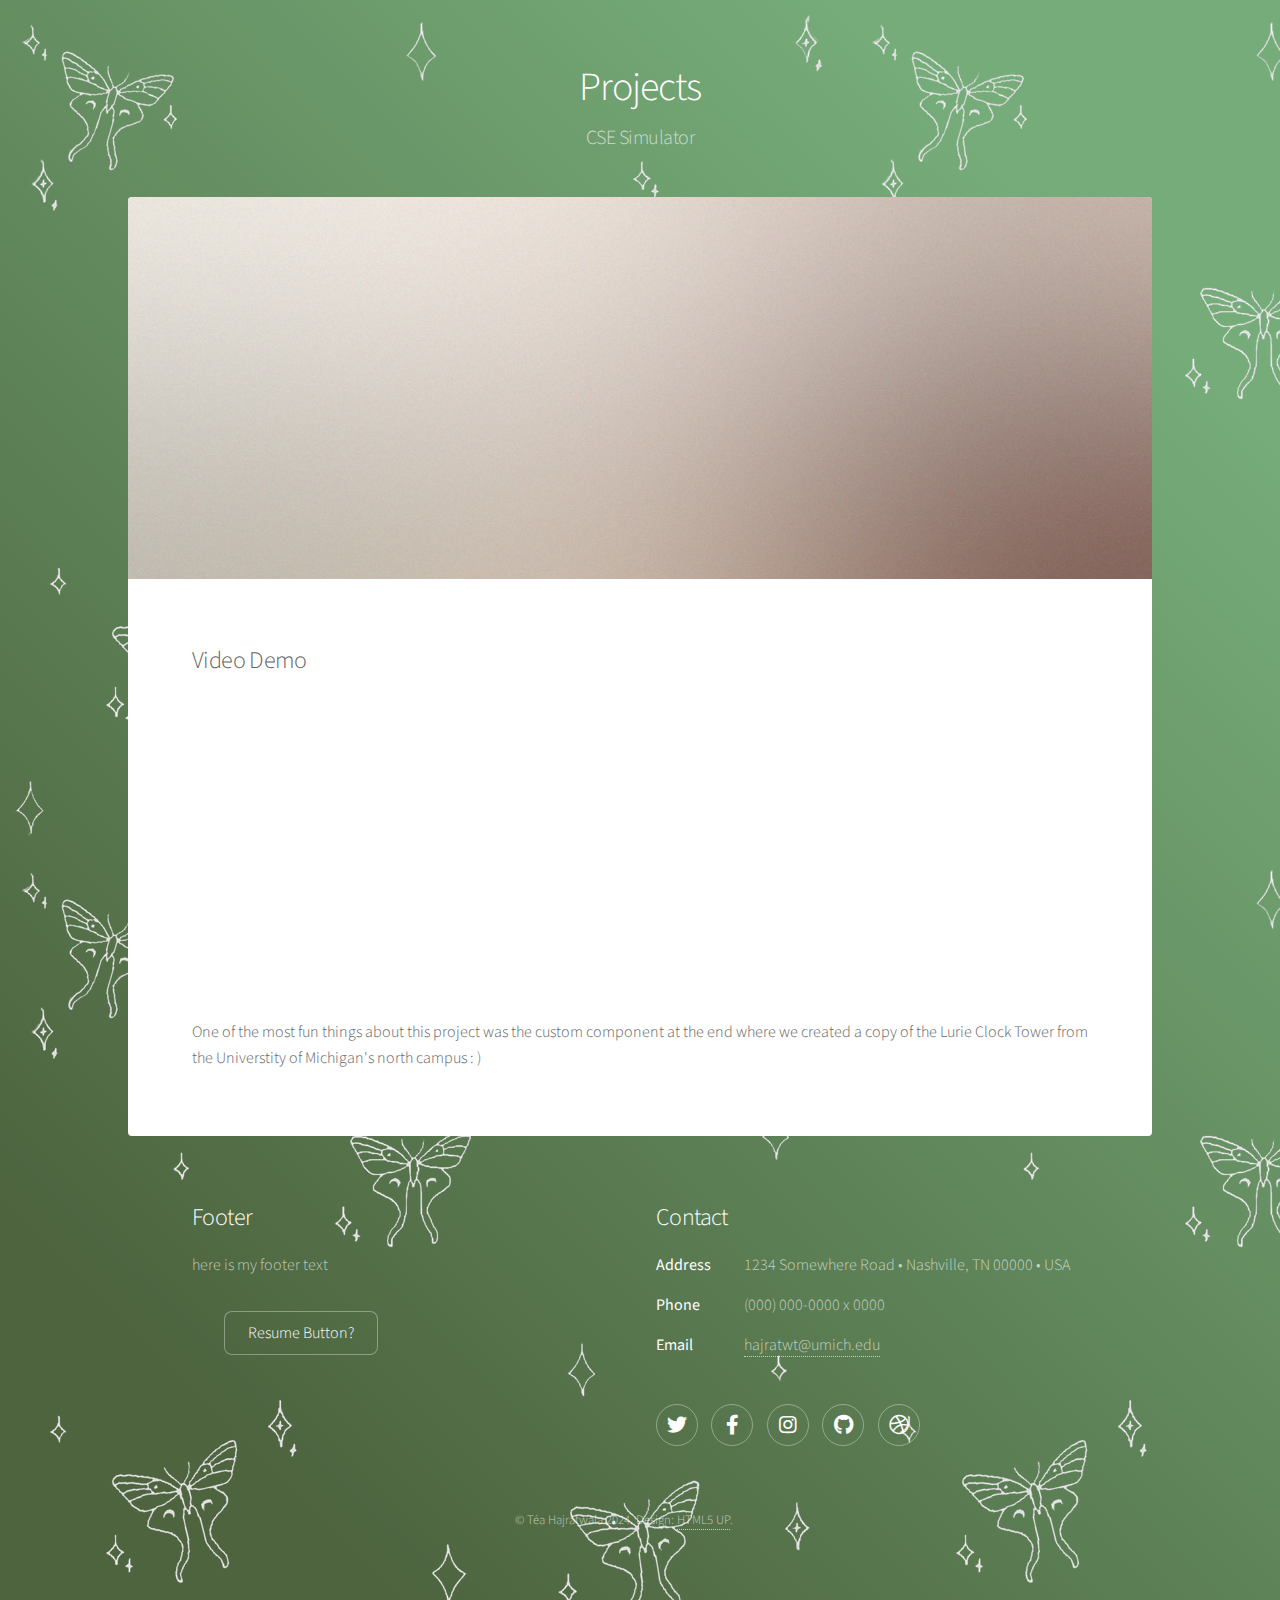
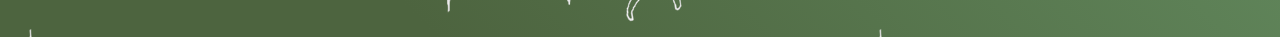
<file: resume.html>
<!DOCTYPE HTML>
<!--
	Stellar by HTML5 UP
	html5up.net | @ajlkn
	Free for personal and commercial use under the CCA 3.0 license (html5up.net/license)
-->
<html>
	<head>
		<title>Resume | Téa Hajratwala</title>
		<meta charset="utf-8" />
		<meta name="viewport" content="width=device-width, initial-scale=1, user-scalable=no" />
		<link rel="stylesheet" href="assets/css/main.css" />
		<noscript><link rel="stylesheet" href="assets/css/noscript.css" /></noscript>
	</head>
	<body class="is-preload">

		<!-- Wrapper -->
			<div id="wrapper">

				<!-- Header -->
					<header id="header">
						<h1>Projects</h1>
						<p>CSE Simulator</p>
					</header>

				<!-- Main -->
					<div id="main">

						<!-- Content -->
							<section id="content" class="main">
								<span class="image main"><img src="images/pic04.jpg" alt="" /></span>
								<h2>Video Demo</h2>
								<!DOCTYPE html>
									<html lang="en">
									<head>
									    <meta charset="UTF-8">
									    <meta name="viewport" content="width=device-width, initial-scale=1.0">
									    <title>Embedded YouTube Video</title>
									</head>
									<body>
									    <iframe width="560" height="315" src="https://www.youtube.com/embed/Dh14zjdxOCw?si=REKWSFkvqxM84y6s" frameborder="0" allowfullscreen></iframe>
									</body>

								</html>

								<p>One of the most fun things about this project was the custom component at the end where we created a copy of the Lurie Clock Tower from the Universtity of Michigan's north campus &colon; &#41;</p>
							</section>

					</div>

				<!-- Footer -->
					<footer id="footer">
						<section>
							<h2>Footer</h2>
							<p>here is my footer text</p>
							<ul class="actions">
								<li><a href="#" class="button">Resume Button?</a></li>
							</ul>
						</section>
						<section>
							<h2>Contact</h2>
							<dl class="alt">
								<dt>Address</dt>
								<dd>1234 Somewhere Road &bull; Nashville, TN 00000 &bull; USA</dd>
								<dt>Phone</dt>
								<dd>(000) 000-0000 x 0000</dd>
								<dt>Email</dt>
								<dd><a href="#">hajratwt@umich.edu</a></dd>
							</dl>
							<ul class="icons">
								<li><a href="#" class="icon brands fa-twitter alt"><span class="label">Twitter</span></a></li>
								<li><a href="#" class="icon brands fa-facebook-f alt"><span class="label">Facebook</span></a></li>
								<li><a href="#" class="icon brands fa-instagram alt"><span class="label">Instagram</span></a></li>
								<li><a href="#" class="icon brands fa-github alt"><span class="label">GitHub</span></a></li>
								<li><a href="#" class="icon brands fa-dribbble alt"><span class="label">Dribbble</span></a></li>
							</ul>
						</section>
						<p class="copyright">&copy; Téa Hajratwala 2024. Design: <a href="https://html5up.net">HTML5 UP</a>.</p>
					</footer>

			</div>

		<!-- Scripts -->
			<script src="assets/js/jquery.min.js"></script>
			<script src="assets/js/jquery.scrollex.min.js"></script>
			<script src="assets/js/jquery.scrolly.min.js"></script>
			<script src="assets/js/browser.min.js"></script>
			<script src="assets/js/breakpoints.min.js"></script>
			<script src="assets/js/util.js"></script>
			<script src="assets/js/main.js"></script>

	</body>
</html>
</file>
<file: assets/css/noscript.css>
/*
	Stellar by HTML5 UP
	html5up.net | @ajlkn
	Free for personal and commercial use under the CCA 3.0 license (html5up.net/license)
*/

/* Header */

	body.is-preload #header.alt > * {
		opacity: 1;
	}

	body.is-preload #header.alt .logo {
		-moz-transform: none;
		-webkit-transform: none;
		-ms-transform: none;
		transform: none;
	}
</file>
<file: assets/css/main.css>
@import url(fontawesome-all.min.css);
@import 'https://fonts.googleapis.com/css?family=Source+Sans+Pro:300,400';

/*
	Stellar by HTML5 UP
	html5up.net | @ajlkn
	Free for personal and commercial use under the CCA 3.0 license (html5up.net/license)
*/

html, body, div, span, applet, object,
iframe, h1, h2, h3, h4, h5, h6, p, blockquote,
pre, a, abbr, acronym, address, big, cite,
code, del, dfn, em, img, ins, kbd, q, s, samp,
small, strike, strong, sub, sup, tt, var, b,
u, i, center, dl, dt, dd, ol, ul, li, fieldset,
form, label, legend, table, caption, tbody,
tfoot, thead, tr, th, td, article, aside,
canvas, details, embed, figure, figcaption,
footer, header, hgroup, menu, nav, output, ruby,
section, summary, time, mark, audio, video {
	margin: 0;
	padding: 0;
	border: 0;
	font-size: 100%;
	font: inherit;
	vertical-align: baseline;}

article, aside, details, figcaption, figure,
footer, header, hgroup, menu, nav, section {
	display: block;}

body {
	line-height: 1;
}

ol, ul {
	list-style: none;
}

blockquote, q {
	quotes: none;
}

	blockquote:before, blockquote:after, q:before, q:after {
		content: '';
		content: none;
	}

table {
	border-collapse: collapse;
	border-spacing: 0;
}

body {
	-webkit-text-size-adjust: none;
}

mark {
	background-color: transparent;
	color: inherit;
}

input::-moz-focus-inner {
	border: 0;
	padding: 0;
}

input, select, textarea {
	-moz-appearance: none;
	-webkit-appearance: none;
	-ms-appearance: none;
	appearance: none;
}

/* Basic */

	@-ms-viewport {
		width: device-width;
	}

	body {
		-ms-overflow-style: scrollbar;
	}

	@media screen and (max-width: 480px) {

		html, body {
			min-width: 320px;
		}

	}

	html {
		box-sizing: border-box;
	}

	*, *:before, *:after {
		box-sizing: inherit;
	}

	body {
		background-color: #76ac7a;
		background-image: url("images/overlay.png"), -moz-linear-gradient(45deg, #4d643f 15%, #76ac7a 85%);
		background-image: url("images/overlay.png"), -webkit-linear-gradient(45deg, #4d643f 15%, #76ac7a 85%);
		background-image: url("images/overlay.png"), -ms-linear-gradient(45deg, #4d643f 15%, #76ac7a 85%);
		background-image: url("images/overlay.png"), linear-gradient(45deg, #4d643f 15%, #76ac7a 85%);
	}

		body.is-preload *, body.is-preload *:before, body.is-preload *:after {
			-moz-animation: none !important;
			-webkit-animation: none !important;
			-ms-animation: none !important;
			animation: none !important;
			-moz-transition: none !important;
			-webkit-transition: none !important;
			-ms-transition: none !important;
			transition: none !important;
		}

/* Type */

	body {
		background-color: #935d8c;
		color: rgba(255, 255, 255, 0.65);
	}

	body, input, select, textarea {
		font-family: "Source Sans Pro", Helvetica, sans-serif;
		font-size: 17pt;
		font-weight: 300;
		line-height: 1.65;
	}

		@media screen and (max-width: 1680px) {

			body, input, select, textarea {
				font-size: 14pt;
			}

		}

		@media screen and (max-width: 1280px) {

			body, input, select, textarea {
				font-size: 12pt;
			}

		}

		@media screen and (max-width: 360px) {

			body, input, select, textarea {
				font-size: 11pt;
			}

		}

	a {
		-moz-transition: color 0.2s ease, border-bottom 0.2s ease;
		-webkit-transition: color 0.2s ease, border-bottom 0.2s ease;
		-ms-transition: color 0.2s ease, border-bottom 0.2s ease;
		transition: color 0.2s ease, border-bottom 0.2s ease;
		text-decoration: none;
		border-bottom: dotted 1px;
		color: inherit;
	}

		a:hover {
			border-bottom-color: transparent;
		}

	strong, b {
		font-weight: 400;
	}

	em, i {
		font-style: italic;
	}

	p {
		margin: 0 0 2em 0;
	}

		p.content {
			-moz-columns: 20em 2;
			-webkit-columns: 20em 2;
			-ms-columns: 20em 2;
			columns: 20em 2;
			-moz-column-gap: 2em;
			-webkit-column-gap: 2em;
			-ms-column-gap: 2em;
			column-gap: 2em;
			text-align: justify;
		}

	h1, h2, h3, h4, h5, h6 {
		font-weight: 300;
		line-height: 1.5;
		margin: 0 0 0.7em 0;
		letter-spacing: -0.025em;
	}

		h1 a, h2 a, h3 a, h4 a, h5 a, h6 a {
			color: inherit;
			text-decoration: none;
		}

	h1 {
		font-size: 2.5em;
		line-height: 1.2;
	}

	h2 {
		font-size: 1.5em;
	}

	h3 {
		font-size: 1.25em;
	}

	h4 {
		font-size: 1.1em;
	}

	h5 {
		font-size: 0.9em;
	}

	h6 {
		font-size: 0.7em;
	}

	@media screen and (max-width: 736px) {

		h1 {
			font-size: 2em;
		}

	}

	sub {
		font-size: 0.8em;
		position: relative;
		top: 0.5em;
	}

	sup {
		font-size: 0.8em;
		position: relative;
		top: -0.5em;
	}

	blockquote {
		border-left: solid 4px;
		font-style: italic;
		margin: 0 0 2em 0;
		padding: 0.5em 0 0.5em 2em;
	}

	code {
		border-radius: 8px;
		border: solid 1px;
		font-family: "Courier New", monospace;
		font-size: 0.9em;
		margin: 0 0.25em;
		padding: 0.25em 0.65em;
	}

	pre {
		-webkit-overflow-scrolling: touch;
		font-family: "Courier New", monospace;
		font-size: 0.9em;
		margin: 0 0 2em 0;
	}

		pre code {
			display: block;
			line-height: 1.75;
			padding: 1em 1.5em;
			overflow-x: auto;
		}

	hr {
		border: 0;
		border-bottom: solid 1px;
		margin: 2em 0;
	}

		hr.major {
			margin: 3em 0;
		}

	.align-left {
		text-align: left;
	}

	.align-center {
		text-align: center;
	}

	.align-right {
		text-align: right;
	}

	input, select, textarea {
		color: #ffffff;
	}

	a:hover {
		color: #ffffff;
	}

	strong, b {
		color: #ffffff;
	}

	h1, h2, h3, h4, h5, h6 {
		color: #ffffff;
	}

	blockquote {
		border-left-color: rgba(255, 255, 255, 0.35);
	}

	code {
		background: rgba(255, 255, 255, 0.075);
		border-color: rgba(255, 255, 255, 0.35);
	}

	hr {
		border-bottom-color: rgba(255, 255, 255, 0.35);
	}

/* Row */

	.row {
		display: flex;
		flex-wrap: wrap;
		box-sizing: border-box;
		align-items: stretch;
	}

		.row > * {
			box-sizing: border-box;
		}

		.row.gtr-uniform > * > :last-child {
			margin-bottom: 0;
		}

		.row.aln-left {
			justify-content: flex-start;
		}

		.row.aln-center {
			justify-content: center;
		}

		.row.aln-right {
			justify-content: flex-end;
		}

		.row.aln-top {
			align-items: flex-start;
		}

		.row.aln-middle {
			align-items: center;
		}

		.row.aln-bottom {
			align-items: flex-end;
		}

		.row > .imp {
			order: -1;
		}

		.row > .col-1 {
			width: 8.33333%;
		}

		.row > .off-1 {
			margin-left: 8.33333%;
		}

		.row > .col-2 {
			width: 16.66667%;
		}

		.row > .off-2 {
			margin-left: 16.66667%;
		}

		.row > .col-3 {
			width: 25%;
		}

		.row > .off-3 {
			margin-left: 25%;
		}

		.row > .col-4 {
			width: 33.33333%;
		}

		.row > .off-4 {
			margin-left: 33.33333%;
		}

		.row > .col-5 {
			width: 41.66667%;
		}

		.row > .off-5 {
			margin-left: 41.66667%;
		}

		.row > .col-6 {
			width: 50%;
		}

		.row > .off-6 {
			margin-left: 50%;
		}

		.row > .col-7 {
			width: 58.33333%;
		}

		.row > .off-7 {
			margin-left: 58.33333%;
		}

		.row > .col-8 {
			width: 66.66667%;
		}

		.row > .off-8 {
			margin-left: 66.66667%;
		}

		.row > .col-9 {
			width: 75%;
		}

		.row > .off-9 {
			margin-left: 75%;
		}

		.row > .col-10 {
			width: 83.33333%;
		}

		.row > .off-10 {
			margin-left: 83.33333%;
		}

		.row > .col-11 {
			width: 91.66667%;
		}

		.row > .off-11 {
			margin-left: 91.66667%;
		}

		.row > .col-12 {
			width: 100%;
		}

		.row > .off-12 {
			margin-left: 100%;
		}

		.row.gtr-0 {
			margin-top: 0;
			margin-left: 0em;
		}

			.row.gtr-0 > * {
				padding: 0 0 0 0em;
			}

			.row.gtr-0.gtr-uniform {
				margin-top: 0em;
			}

				.row.gtr-0.gtr-uniform > * {
					padding-top: 0em;
				}

		.row.gtr-25 {
			margin-top: 0;
			margin-left: -0.375em;
		}

			.row.gtr-25 > * {
				padding: 0 0 0 0.375em;
			}

			.row.gtr-25.gtr-uniform {
				margin-top: -0.375em;
			}

				.row.gtr-25.gtr-uniform > * {
					padding-top: 0.375em;
				}

		.row.gtr-50 {
			margin-top: 0;
			margin-left: -0.75em;
		}

			.row.gtr-50 > * {
				padding: 0 0 0 0.75em;
			}

			.row.gtr-50.gtr-uniform {
				margin-top: -0.75em;
			}

				.row.gtr-50.gtr-uniform > * {
					padding-top: 0.75em;
				}

		.row {
			margin-top: 0;
			margin-left: -1.5em;
		}

			.row > * {
				padding: 0 0 0 1.5em;
			}

			.row.gtr-uniform {
				margin-top: -1.5em;
			}

				.row.gtr-uniform > * {
					padding-top: 1.5em;
				}

		.row.gtr-150 {
			margin-top: 0;
			margin-left: -2.25em;
		}

			.row.gtr-150 > * {
				padding: 0 0 0 2.25em;
			}

			.row.gtr-150.gtr-uniform {
				margin-top: -2.25em;
			}

				.row.gtr-150.gtr-uniform > * {
					padding-top: 2.25em;
				}

		.row.gtr-200 {
			margin-top: 0;
			margin-left: -3em;
		}

			.row.gtr-200 > * {
				padding: 0 0 0 3em;
			}

			.row.gtr-200.gtr-uniform {
				margin-top: -3em;
			}

				.row.gtr-200.gtr-uniform > * {
					padding-top: 3em;
				}

		@media screen and (max-width: 1680px) {

			.row {
				display: flex;
				flex-wrap: wrap;
				box-sizing: border-box;
				align-items: stretch;
			}

				.row > * {
					box-sizing: border-box;
				}

				.row.gtr-uniform > * > :last-child {
					margin-bottom: 0;
				}

				.row.aln-left {
					justify-content: flex-start;
				}

				.row.aln-center {
					justify-content: center;
				}

				.row.aln-right {
					justify-content: flex-end;
				}

				.row.aln-top {
					align-items: flex-start;
				}

				.row.aln-middle {
					align-items: center;
				}

				.row.aln-bottom {
					align-items: flex-end;
				}

				.row > .imp-xlarge {
					order: -1;
				}

				.row > .col-1-xlarge {
					width: 8.33333%;
				}

				.row > .off-1-xlarge {
					margin-left: 8.33333%;
				}

				.row > .col-2-xlarge {
					width: 16.66667%;
				}

				.row > .off-2-xlarge {
					margin-left: 16.66667%;
				}

				.row > .col-3-xlarge {
					width: 25%;
				}

				.row > .off-3-xlarge {
					margin-left: 25%;
				}

				.row > .col-4-xlarge {
					width: 33.33333%;
				}

				.row > .off-4-xlarge {
					margin-left: 33.33333%;
				}

				.row > .col-5-xlarge {
					width: 41.66667%;
				}

				.row > .off-5-xlarge {
					margin-left: 41.66667%;
				}

				.row > .col-6-xlarge {
					width: 50%;
				}

				.row > .off-6-xlarge {
					margin-left: 50%;
				}

				.row > .col-7-xlarge {
					width: 58.33333%;
				}

				.row > .off-7-xlarge {
					margin-left: 58.33333%;
				}

				.row > .col-8-xlarge {
					width: 66.66667%;
				}

				.row > .off-8-xlarge {
					margin-left: 66.66667%;
				}

				.row > .col-9-xlarge {
					width: 75%;
				}

				.row > .off-9-xlarge {
					margin-left: 75%;
				}

				.row > .col-10-xlarge {
					width: 83.33333%;
				}

				.row > .off-10-xlarge {
					margin-left: 83.33333%;
				}

				.row > .col-11-xlarge {
					width: 91.66667%;
				}

				.row > .off-11-xlarge {
					margin-left: 91.66667%;
				}

				.row > .col-12-xlarge {
					width: 100%;
				}

				.row > .off-12-xlarge {
					margin-left: 100%;
				}

				.row.gtr-0 {
					margin-top: 0;
					margin-left: 0em;
				}

					.row.gtr-0 > * {
						padding: 0 0 0 0em;
					}

					.row.gtr-0.gtr-uniform {
						margin-top: 0em;
					}

						.row.gtr-0.gtr-uniform > * {
							padding-top: 0em;
						}

				.row.gtr-25 {
					margin-top: 0;
					margin-left: -0.375em;
				}

					.row.gtr-25 > * {
						padding: 0 0 0 0.375em;
					}

					.row.gtr-25.gtr-uniform {
						margin-top: -0.375em;
					}

						.row.gtr-25.gtr-uniform > * {
							padding-top: 0.375em;
						}

				.row.gtr-50 {
					margin-top: 0;
					margin-left: -0.75em;
				}

					.row.gtr-50 > * {
						padding: 0 0 0 0.75em;
					}

					.row.gtr-50.gtr-uniform {
						margin-top: -0.75em;
					}

						.row.gtr-50.gtr-uniform > * {
							padding-top: 0.75em;
						}

				.row {
					margin-top: 0;
					margin-left: -1.5em;
				}

					.row > * {
						padding: 0 0 0 1.5em;
					}

					.row.gtr-uniform {
						margin-top: -1.5em;
					}

						.row.gtr-uniform > * {
							padding-top: 1.5em;
						}

				.row.gtr-150 {
					margin-top: 0;
					margin-left: -2.25em;
				}

					.row.gtr-150 > * {
						padding: 0 0 0 2.25em;
					}

					.row.gtr-150.gtr-uniform {
						margin-top: -2.25em;
					}

						.row.gtr-150.gtr-uniform > * {
							padding-top: 2.25em;
						}

				.row.gtr-200 {
					margin-top: 0;
					margin-left: -3em;
				}

					.row.gtr-200 > * {
						padding: 0 0 0 3em;
					}

					.row.gtr-200.gtr-uniform {
						margin-top: -3em;
					}

						.row.gtr-200.gtr-uniform > * {
							padding-top: 3em;
						}

		}

		@media screen and (max-width: 1280px) {

			.row {
				display: flex;
				flex-wrap: wrap;
				box-sizing: border-box;
				align-items: stretch;
			}

				.row > * {
					box-sizing: border-box;
				}

				.row.gtr-uniform > * > :last-child {
					margin-bottom: 0;
				}

				.row.aln-left {
					justify-content: flex-start;
				}

				.row.aln-center {
					justify-content: center;
				}

				.row.aln-right {
					justify-content: flex-end;
				}

				.row.aln-top {
					align-items: flex-start;
				}

				.row.aln-middle {
					align-items: center;
				}

				.row.aln-bottom {
					align-items: flex-end;
				}

				.row > .imp-large {
					order: -1;
				}

				.row > .col-1-large {
					width: 8.33333%;
				}

				.row > .off-1-large {
					margin-left: 8.33333%;
				}

				.row > .col-2-large {
					width: 16.66667%;
				}

				.row > .off-2-large {
					margin-left: 16.66667%;
				}

				.row > .col-3-large {
					width: 25%;
				}

				.row > .off-3-large {
					margin-left: 25%;
				}

				.row > .col-4-large {
					width: 33.33333%;
				}

				.row > .off-4-large {
					margin-left: 33.33333%;
				}

				.row > .col-5-large {
					width: 41.66667%;
				}

				.row > .off-5-large {
					margin-left: 41.66667%;
				}

				.row > .col-6-large {
					width: 50%;
				}

				.row > .off-6-large {
					margin-left: 50%;
				}

				.row > .col-7-large {
					width: 58.33333%;
				}

				.row > .off-7-large {
					margin-left: 58.33333%;
				}

				.row > .col-8-large {
					width: 66.66667%;
				}

				.row > .off-8-large {
					margin-left: 66.66667%;
				}

				.row > .col-9-large {
					width: 75%;
				}

				.row > .off-9-large {
					margin-left: 75%;
				}

				.row > .col-10-large {
					width: 83.33333%;
				}

				.row > .off-10-large {
					margin-left: 83.33333%;
				}

				.row > .col-11-large {
					width: 91.66667%;
				}

				.row > .off-11-large {
					margin-left: 91.66667%;
				}

				.row > .col-12-large {
					width: 100%;
				}

				.row > .off-12-large {
					margin-left: 100%;
				}

				.row.gtr-0 {
					margin-top: 0;
					margin-left: 0em;
				}

					.row.gtr-0 > * {
						padding: 0 0 0 0em;
					}

					.row.gtr-0.gtr-uniform {
						margin-top: 0em;
					}

						.row.gtr-0.gtr-uniform > * {
							padding-top: 0em;
						}

				.row.gtr-25 {
					margin-top: 0;
					margin-left: -0.375em;
				}

					.row.gtr-25 > * {
						padding: 0 0 0 0.375em;
					}

					.row.gtr-25.gtr-uniform {
						margin-top: -0.375em;
					}

						.row.gtr-25.gtr-uniform > * {
							padding-top: 0.375em;
						}

				.row.gtr-50 {
					margin-top: 0;
					margin-left: -0.75em;
				}

					.row.gtr-50 > * {
						padding: 0 0 0 0.75em;
					}

					.row.gtr-50.gtr-uniform {
						margin-top: -0.75em;
					}

						.row.gtr-50.gtr-uniform > * {
							padding-top: 0.75em;
						}

				.row {
					margin-top: 0;
					margin-left: -1.5em;
				}

					.row > * {
						padding: 0 0 0 1.5em;
					}

					.row.gtr-uniform {
						margin-top: -1.5em;
					}

						.row.gtr-uniform > * {
							padding-top: 1.5em;
						}

				.row.gtr-150 {
					margin-top: 0;
					margin-left: -2.25em;
				}

					.row.gtr-150 > * {
						padding: 0 0 0 2.25em;
					}

					.row.gtr-150.gtr-uniform {
						margin-top: -2.25em;
					}

						.row.gtr-150.gtr-uniform > * {
							padding-top: 2.25em;
						}

				.row.gtr-200 {
					margin-top: 0;
					margin-left: -3em;
				}

					.row.gtr-200 > * {
						padding: 0 0 0 3em;
					}

					.row.gtr-200.gtr-uniform {
						margin-top: -3em;
					}

						.row.gtr-200.gtr-uniform > * {
							padding-top: 3em;
						}

		}

		@media screen and (max-width: 980px) {

			.row {
				display: flex;
				flex-wrap: wrap;
				box-sizing: border-box;
				align-items: stretch;
			}

				.row > * {
					box-sizing: border-box;
				}

				.row.gtr-uniform > * > :last-child {
					margin-bottom: 0;
				}

				.row.aln-left {
					justify-content: flex-start;
				}

				.row.aln-center {
					justify-content: center;
				}

				.row.aln-right {
					justify-content: flex-end;
				}

				.row.aln-top {
					align-items: flex-start;
				}

				.row.aln-middle {
					align-items: center;
				}

				.row.aln-bottom {
					align-items: flex-end;
				}

				.row > .imp-medium {
					order: -1;
				}

				.row > .col-1-medium {
					width: 8.33333%;
				}

				.row > .off-1-medium {
					margin-left: 8.33333%;
				}

				.row > .col-2-medium {
					width: 16.66667%;
				}

				.row > .off-2-medium {
					margin-left: 16.66667%;
				}

				.row > .col-3-medium {
					width: 25%;
				}

				.row > .off-3-medium {
					margin-left: 25%;
				}

				.row > .col-4-medium {
					width: 33.33333%;
				}

				.row > .off-4-medium {
					margin-left: 33.33333%;
				}

				.row > .col-5-medium {
					width: 41.66667%;
				}

				.row > .off-5-medium {
					margin-left: 41.66667%;
				}

				.row > .col-6-medium {
					width: 50%;
				}

				.row > .off-6-medium {
					margin-left: 50%;
				}

				.row > .col-7-medium {
					width: 58.33333%;
				}

				.row > .off-7-medium {
					margin-left: 58.33333%;
				}

				.row > .col-8-medium {
					width: 66.66667%;
				}

				.row > .off-8-medium {
					margin-left: 66.66667%;
				}

				.row > .col-9-medium {
					width: 75%;
				}

				.row > .off-9-medium {
					margin-left: 75%;
				}

				.row > .col-10-medium {
					width: 83.33333%;
				}

				.row > .off-10-medium {
					margin-left: 83.33333%;
				}

				.row > .col-11-medium {
					width: 91.66667%;
				}

				.row > .off-11-medium {
					margin-left: 91.66667%;
				}

				.row > .col-12-medium {
					width: 100%;
				}

				.row > .off-12-medium {
					margin-left: 100%;
				}

				.row.gtr-0 {
					margin-top: 0;
					margin-left: 0em;
				}

					.row.gtr-0 > * {
						padding: 0 0 0 0em;
					}

					.row.gtr-0.gtr-uniform {
						margin-top: 0em;
					}

						.row.gtr-0.gtr-uniform > * {
							padding-top: 0em;
						}

				.row.gtr-25 {
					margin-top: 0;
					margin-left: -0.375em;
				}

					.row.gtr-25 > * {
						padding: 0 0 0 0.375em;
					}

					.row.gtr-25.gtr-uniform {
						margin-top: -0.375em;
					}

						.row.gtr-25.gtr-uniform > * {
							padding-top: 0.375em;
						}

				.row.gtr-50 {
					margin-top: 0;
					margin-left: -0.75em;
				}

					.row.gtr-50 > * {
						padding: 0 0 0 0.75em;
					}

					.row.gtr-50.gtr-uniform {
						margin-top: -0.75em;
					}

						.row.gtr-50.gtr-uniform > * {
							padding-top: 0.75em;
						}

				.row {
					margin-top: 0;
					margin-left: -1.5em;
				}

					.row > * {
						padding: 0 0 0 1.5em;
					}

					.row.gtr-uniform {
						margin-top: -1.5em;
					}

						.row.gtr-uniform > * {
							padding-top: 1.5em;
						}

				.row.gtr-150 {
					margin-top: 0;
					margin-left: -2.25em;
				}

					.row.gtr-150 > * {
						padding: 0 0 0 2.25em;
					}

					.row.gtr-150.gtr-uniform {
						margin-top: -2.25em;
					}

						.row.gtr-150.gtr-uniform > * {
							padding-top: 2.25em;
						}

				.row.gtr-200 {
					margin-top: 0;
					margin-left: -3em;
				}

					.row.gtr-200 > * {
						padding: 0 0 0 3em;
					}

					.row.gtr-200.gtr-uniform {
						margin-top: -3em;
					}

						.row.gtr-200.gtr-uniform > * {
							padding-top: 3em;
						}

		}

		@media screen and (max-width: 736px) {

			.row {
				display: flex;
				flex-wrap: wrap;
				box-sizing: border-box;
				align-items: stretch;
			}

				.row > * {
					box-sizing: border-box;
				}

				.row.gtr-uniform > * > :last-child {
					margin-bottom: 0;
				}

				.row.aln-left {
					justify-content: flex-start;
				}

				.row.aln-center {
					justify-content: center;
				}

				.row.aln-right {
					justify-content: flex-end;
				}

				.row.aln-top {
					align-items: flex-start;
				}

				.row.aln-middle {
					align-items: center;
				}

				.row.aln-bottom {
					align-items: flex-end;
				}

				.row > .imp-small {
					order: -1;
				}

				.row > .col-1-small {
					width: 8.33333%;
				}

				.row > .off-1-small {
					margin-left: 8.33333%;
				}

				.row > .col-2-small {
					width: 16.66667%;
				}

				.row > .off-2-small {
					margin-left: 16.66667%;
				}

				.row > .col-3-small {
					width: 25%;
				}

				.row > .off-3-small {
					margin-left: 25%;
				}

				.row > .col-4-small {
					width: 33.33333%;
				}

				.row > .off-4-small {
					margin-left: 33.33333%;
				}

				.row > .col-5-small {
					width: 41.66667%;
				}

				.row > .off-5-small {
					margin-left: 41.66667%;
				}

				.row > .col-6-small {
					width: 50%;
				}

				.row > .off-6-small {
					margin-left: 50%;
				}

				.row > .col-7-small {
					width: 58.33333%;
				}

				.row > .off-7-small {
					margin-left: 58.33333%;
				}

				.row > .col-8-small {
					width: 66.66667%;
				}

				.row > .off-8-small {
					margin-left: 66.66667%;
				}

				.row > .col-9-small {
					width: 75%;
				}

				.row > .off-9-small {
					margin-left: 75%;
				}

				.row > .col-10-small {
					width: 83.33333%;
				}

				.row > .off-10-small {
					margin-left: 83.33333%;
				}

				.row > .col-11-small {
					width: 91.66667%;
				}

				.row > .off-11-small {
					margin-left: 91.66667%;
				}

				.row > .col-12-small {
					width: 100%;
				}

				.row > .off-12-small {
					margin-left: 100%;
				}

				.row.gtr-0 {
					margin-top: 0;
					margin-left: 0em;
				}

					.row.gtr-0 > * {
						padding: 0 0 0 0em;
					}

					.row.gtr-0.gtr-uniform {
						margin-top: 0em;
					}

						.row.gtr-0.gtr-uniform > * {
							padding-top: 0em;
						}

				.row.gtr-25 {
					margin-top: 0;
					margin-left: -0.25em;
				}

					.row.gtr-25 > * {
						padding: 0 0 0 0.25em;
					}

					.row.gtr-25.gtr-uniform {
						margin-top: -0.25em;
					}

						.row.gtr-25.gtr-uniform > * {
							padding-top: 0.25em;
						}

				.row.gtr-50 {
					margin-top: 0;
					margin-left: -0.5em;
				}

					.row.gtr-50 > * {
						padding: 0 0 0 0.5em;
					}

					.row.gtr-50.gtr-uniform {
						margin-top: -0.5em;
					}

						.row.gtr-50.gtr-uniform > * {
							padding-top: 0.5em;
						}

				.row {
					margin-top: 0;
					margin-left: -1em;
				}

					.row > * {
						padding: 0 0 0 1em;
					}

					.row.gtr-uniform {
						margin-top: -1em;
					}

						.row.gtr-uniform > * {
							padding-top: 1em;
						}

				.row.gtr-150 {
					margin-top: 0;
					margin-left: -1.5em;
				}

					.row.gtr-150 > * {
						padding: 0 0 0 1.5em;
					}

					.row.gtr-150.gtr-uniform {
						margin-top: -1.5em;
					}

						.row.gtr-150.gtr-uniform > * {
							padding-top: 1.5em;
						}

				.row.gtr-200 {
					margin-top: 0;
					margin-left: -2em;
				}

					.row.gtr-200 > * {
						padding: 0 0 0 2em;
					}

					.row.gtr-200.gtr-uniform {
						margin-top: -2em;
					}

						.row.gtr-200.gtr-uniform > * {
							padding-top: 2em;
						}

		}

		@media screen and (max-width: 480px) {

			.row {
				display: flex;
				flex-wrap: wrap;
				box-sizing: border-box;
				align-items: stretch;
			}

				.row > * {
					box-sizing: border-box;
				}

				.row.gtr-uniform > * > :last-child {
					margin-bottom: 0;
				}

				.row.aln-left {
					justify-content: flex-start;
				}

				.row.aln-center {
					justify-content: center;
				}

				.row.aln-right {
					justify-content: flex-end;
				}

				.row.aln-top {
					align-items: flex-start;
				}

				.row.aln-middle {
					align-items: center;
				}

				.row.aln-bottom {
					align-items: flex-end;
				}

				.row > .imp-xsmall {
					order: -1;
				}

				.row > .col-1-xsmall {
					width: 8.33333%;
				}

				.row > .off-1-xsmall {
					margin-left: 8.33333%;
				}

				.row > .col-2-xsmall {
					width: 16.66667%;
				}

				.row > .off-2-xsmall {
					margin-left: 16.66667%;
				}

				.row > .col-3-xsmall {
					width: 25%;
				}

				.row > .off-3-xsmall {
					margin-left: 25%;
				}

				.row > .col-4-xsmall {
					width: 33.33333%;
				}

				.row > .off-4-xsmall {
					margin-left: 33.33333%;
				}

				.row > .col-5-xsmall {
					width: 41.66667%;
				}

				.row > .off-5-xsmall {
					margin-left: 41.66667%;
				}

				.row > .col-6-xsmall {
					width: 50%;
				}

				.row > .off-6-xsmall {
					margin-left: 50%;
				}

				.row > .col-7-xsmall {
					width: 58.33333%;
				}

				.row > .off-7-xsmall {
					margin-left: 58.33333%;
				}

				.row > .col-8-xsmall {
					width: 66.66667%;
				}

				.row > .off-8-xsmall {
					margin-left: 66.66667%;
				}

				.row > .col-9-xsmall {
					width: 75%;
				}

				.row > .off-9-xsmall {
					margin-left: 75%;
				}

				.row > .col-10-xsmall {
					width: 83.33333%;
				}

				.row > .off-10-xsmall {
					margin-left: 83.33333%;
				}

				.row > .col-11-xsmall {
					width: 91.66667%;
				}

				.row > .off-11-xsmall {
					margin-left: 91.66667%;
				}

				.row > .col-12-xsmall {
					width: 100%;
				}

				.row > .off-12-xsmall {
					margin-left: 100%;
				}

				.row.gtr-0 {
					margin-top: 0;
					margin-left: 0em;
				}

					.row.gtr-0 > * {
						padding: 0 0 0 0em;
					}

					.row.gtr-0.gtr-uniform {
						margin-top: 0em;
					}

						.row.gtr-0.gtr-uniform > * {
							padding-top: 0em;
						}

				.row.gtr-25 {
					margin-top: 0;
					margin-left: -0.3125em;
				}

					.row.gtr-25 > * {
						padding: 0 0 0 0.3125em;
					}

					.row.gtr-25.gtr-uniform {
						margin-top: -0.3125em;
					}

						.row.gtr-25.gtr-uniform > * {
							padding-top: 0.3125em;
						}

				.row.gtr-50 {
					margin-top: 0;
					margin-left: -0.625em;
				}

					.row.gtr-50 > * {
						padding: 0 0 0 0.625em;
					}

					.row.gtr-50.gtr-uniform {
						margin-top: -0.625em;
					}

						.row.gtr-50.gtr-uniform > * {
							padding-top: 0.625em;
						}

				.row {
					margin-top: 0;
					margin-left: -1.25em;
				}

					.row > * {
						padding: 0 0 0 1.25em;
					}

					.row.gtr-uniform {
						margin-top: -1.25em;
					}

						.row.gtr-uniform > * {
							padding-top: 1.25em;
						}

				.row.gtr-150 {
					margin-top: 0;
					margin-left: -1.875em;
				}

					.row.gtr-150 > * {
						padding: 0 0 0 1.875em;
					}

					.row.gtr-150.gtr-uniform {
						margin-top: -1.875em;
					}

						.row.gtr-150.gtr-uniform > * {
							padding-top: 1.875em;
						}

				.row.gtr-200 {
					margin-top: 0;
					margin-left: -2.5em;
				}

					.row.gtr-200 > * {
						padding: 0 0 0 2.5em;
					}

					.row.gtr-200.gtr-uniform {
						margin-top: -2.5em;
					}

						.row.gtr-200.gtr-uniform > * {
							padding-top: 2.5em;
						}

		}

/* Box */

	.box {
		border-radius: 8px;
		border: solid;
		margin-bottom: 2em;
		padding: 1.5em;
	}

		.box > :last-child,
		.box > :last-child > :last-child,
		.box > :last-child > :last-child > :last-child {
			margin-bottom: 0;
		}

		.box.alt {
			border: 0;
			border-radius: 0;
			padding: 0;
		}

	.box {
		border-color: rgba(255, 255, 255, 0.35);
	}

/* Button */

	input[type="submit"],
	input[type="reset"],
	input[type="button"],
	button,
	.button {
		-moz-appearance: none;
		-webkit-appearance: none;
		-ms-appearance: none;
		appearance: none;
		-moz-transition: background-color 0.2s ease-in-out, color 0.2s ease-in-out;
		-webkit-transition: background-color 0.2s ease-in-out, color 0.2s ease-in-out;
		-ms-transition: background-color 0.2s ease-in-out, color 0.2s ease-in-out;
		transition: background-color 0.2s ease-in-out, color 0.2s ease-in-out;
		border-radius: 8px;
		border: 0;
		cursor: pointer;
		display: inline-block;
		font-weight: 300;
		height: 2.75em;
		line-height: 2.75em;
		min-width: 9.25em;
		padding: 0 1.5em;
		text-align: center;
		text-decoration: none;
		white-space: nowrap;
	}

		input[type="submit"].icon,
		input[type="reset"].icon,
		input[type="button"].icon,
		button.icon,
		.button.icon {
			padding-left: 1.35em;
		}

			input[type="submit"].icon:before,
			input[type="reset"].icon:before,
			input[type="button"].icon:before,
			button.icon:before,
			.button.icon:before {
				margin-right: 0.5em;
			}

		input[type="submit"].fit,
		input[type="reset"].fit,
		input[type="button"].fit,
		button.fit,
		.button.fit {
			width: 100%;
		}

		input[type="submit"].small,
		input[type="reset"].small,
		input[type="button"].small,
		button.small,
		.button.small {
			font-size: 0.8em;
		}

		input[type="submit"].large,
		input[type="reset"].large,
		input[type="button"].large,
		button.large,
		.button.large {
			font-size: 1.35em;
		}

		input[type="submit"].disabled, input[type="submit"]:disabled,
		input[type="reset"].disabled,
		input[type="reset"]:disabled,
		input[type="button"].disabled,
		input[type="button"]:disabled,
		button.disabled,
		button:disabled,
		.button.disabled,
		.button:disabled {
			pointer-events: none;
			opacity: 0.25;
		}

		@media screen and (max-width: 736px) {

			input[type="submit"],
			input[type="reset"],
			input[type="button"],
			button,
			.button {
				min-width: 0;
			}

		}

	input[type="submit"],
	input[type="reset"],
	input[type="button"],
	button,
	.button {
		background-color: transparent;
		box-shadow: inset 0 0 0 1px rgba(255, 255, 255, 0.35);
		color: #ffffff !important;
	}

		input[type="submit"]:hover,
		input[type="reset"]:hover,
		input[type="button"]:hover,
		button:hover,
		.button:hover {
			background-color: rgba(255, 255, 255, 0.075);
		}

		input[type="submit"]:active,
		input[type="reset"]:active,
		input[type="button"]:active,
		button:active,
		.button:active {
			background-color: rgba(255, 255, 255, 0.2);
		}

		input[type="submit"].icon:before,
		input[type="reset"].icon:before,
		input[type="button"].icon:before,
		button.icon:before,
		.button.icon:before {
			color: rgba(255, 255, 255, 0.5);
		}

		input[type="submit"].primary,
		input[type="reset"].primary,
		input[type="button"].primary,
		button.primary,
		.button.primary {
			background-color: #8cc9f0;
			color: #ffffff !important;
			box-shadow: none;
		}

			input[type="submit"].primary:hover,
			input[type="reset"].primary:hover,
			input[type="button"].primary:hover,
			button.primary:hover,
			.button.primary:hover {
				background-color: #9acff2;
			}

			input[type="submit"].primary:active,
			input[type="reset"].primary:active,
			input[type="button"].primary:active,
			button.primary:active,
			.button.primary:active {
				background-color: #7ec3ee;
			}

			input[type="submit"].primary.icon:before,
			input[type="reset"].primary.icon:before,
			input[type="button"].primary.icon:before,
			button.primary.icon:before,
			.button.primary.icon:before {
				color: #ffffff !important;
			}

/* Form */

	form {
		margin: 0 0 2em 0;
	}

	label {
		display: block;
		font-size: 0.9em;
		font-weight: 400;
		margin: 0 0 1em 0;
	}

	input[type="text"],
	input[type="password"],
	input[type="email"],
	select,
	textarea {
		-moz-appearance: none;
		-webkit-appearance: none;
		-ms-appearance: none;
		appearance: none;
		border-radius: 8px;
		border: solid 1px;
		color: inherit;
		display: block;
		outline: 0;
		padding: 0 1em;
		text-decoration: none;
		width: 100%;
	}

		input[type="text"]:invalid,
		input[type="password"]:invalid,
		input[type="email"]:invalid,
		select:invalid,
		textarea:invalid {
			box-shadow: none;
		}

	select {
		background-size: 1.25rem;
		background-repeat: no-repeat;
		background-position: calc(100% - 1rem) center;
		height: 2.75em;
		padding-right: 2.75em;
		text-overflow: ellipsis;
	}

		select:focus::-ms-value {
			background-color: transparent;
		}

		select::-ms-expand {
			display: none;
		}

	input[type="text"],
	input[type="password"],
	input[type="email"],
	select {
		height: 2.75em;
	}

	textarea {
		padding: 0.75em 1em;
	}

	input[type="checkbox"],
	input[type="radio"] {
		-moz-appearance: none;
		-webkit-appearance: none;
		-ms-appearance: none;
		appearance: none;
		display: block;
		float: left;
		margin-right: -2em;
		opacity: 0;
		width: 1em;
		z-index: -1;
	}

		input[type="checkbox"] + label,
		input[type="radio"] + label {
			text-decoration: none;
			cursor: pointer;
			display: inline-block;
			font-size: 1em;
			font-weight: 300;
			padding-left: 2.4em;
			padding-right: 0.75em;
			position: relative;
		}

			input[type="checkbox"] + label:before,
			input[type="radio"] + label:before {
				-moz-osx-font-smoothing: grayscale;
				-webkit-font-smoothing: antialiased;
				display: inline-block;
				font-style: normal;
				font-variant: normal;
				text-rendering: auto;
				line-height: 1;
				text-transform: none !important;
				font-family: 'Font Awesome 5 Free';
				font-weight: 900;
			}

			input[type="checkbox"] + label:before,
			input[type="radio"] + label:before {
				border-radius: 8px;
				border: solid 1px;
				content: '';
				display: inline-block;
				font-size: 0.8em;
				height: 2.0625em;
				left: 0;
				line-height: 2.0625em;
				position: absolute;
				text-align: center;
				top: 0;
				width: 2.0625em;
			}

		input[type="checkbox"]:checked + label:before,
		input[type="radio"]:checked + label:before {
			content: '\f00c';
		}

	input[type="checkbox"] + label:before {
		border-radius: 8px;
	}

	input[type="radio"] + label:before {
		border-radius: 100%;
	}

	::-webkit-input-placeholder {
		opacity: 1.0;
	}

	:-moz-placeholder {
		opacity: 1.0;
	}

	::-moz-placeholder {
		opacity: 1.0;
	}

	:-ms-input-placeholder {
		opacity: 1.0;
	}

	label {
		color: #ffffff;
	}

	input[type="text"],
	input[type="password"],
	input[type="email"],
	select,
	textarea {
		background-color: rgba(255, 255, 255, 0.075);
		border-color: rgba(255, 255, 255, 0.35);
	}

		input[type="text"]:focus,
		input[type="password"]:focus,
		input[type="email"]:focus,
		select:focus,
		textarea:focus {
			border-color: #8cc9f0;
			box-shadow: 0 0 0 1px #8cc9f0;
		}

	select {
		background-image: url("data:image/svg+xml;charset=utf8,%3Csvg xmlns='http://www.w3.org/2000/svg' width='40' height='40' preserveAspectRatio='none' viewBox='0 0 40 40'%3E%3Cpath d='M9.4,12.3l10.4,10.4l10.4-10.4c0.2-0.2,0.5-0.4,0.9-0.4c0.3,0,0.6,0.1,0.9,0.4l3.3,3.3c0.2,0.2,0.4,0.5,0.4,0.9 c0,0.4-0.1,0.6-0.4,0.9L20.7,31.9c-0.2,0.2-0.5,0.4-0.9,0.4c-0.3,0-0.6-0.1-0.9-0.4L4.3,17.3c-0.2-0.2-0.4-0.5-0.4-0.9 c0-0.4,0.1-0.6,0.4-0.9l3.3-3.3c0.2-0.2,0.5-0.4,0.9-0.4S9.1,12.1,9.4,12.3z' fill='rgba(255, 255, 255, 0.35)' /%3E%3C/svg%3E");
	}

		select option {
			color: #ffffff;
			background: #935d8c;
		}

	input[type="checkbox"] + label,
	input[type="radio"] + label {
		color: rgba(255, 255, 255, 0.65);
	}

		input[type="checkbox"] + label:before,
		input[type="radio"] + label:before {
			background: rgba(255, 255, 255, 0.075);
			border-color: rgba(255, 255, 255, 0.35);
		}

	input[type="checkbox"]:checked + label:before,
	input[type="radio"]:checked + label:before {
		background-color: #ffffff;
		border-color: #ffffff;
		color: #935d8c;
	}

	input[type="checkbox"]:focus + label:before,
	input[type="radio"]:focus + label:before {
		border-color: #8cc9f0;
		box-shadow: 0 0 0 1px #8cc9f0;
	}

	::-webkit-input-placeholder {
		color: rgba(255, 255, 255, 0.5) !important;
	}

	:-moz-placeholder {
		color: rgba(255, 255, 255, 0.5) !important;
	}

	::-moz-placeholder {
		color: rgba(255, 255, 255, 0.5) !important;
	}

	:-ms-input-placeholder {
		color: rgba(255, 255, 255, 0.5) !important;
	}

	.formerize-placeholder {
		color: rgba(255, 255, 255, 0.5) !important;
	}

/* Icon */

	.icon {
		text-decoration: none;
		-moz-transition: background-color 0.2s ease-in-out, color 0.2s ease-in-out;
		-webkit-transition: background-color 0.2s ease-in-out, color 0.2s ease-in-out;
		-ms-transition: background-color 0.2s ease-in-out, color 0.2s ease-in-out;
		transition: background-color 0.2s ease-in-out, color 0.2s ease-in-out;
		border-bottom: none;
		position: relative;
	}

		.icon:before {
			-moz-osx-font-smoothing: grayscale;
			-webkit-font-smoothing: antialiased;
			display: inline-block;
			font-style: normal;
			font-variant: normal;
			text-rendering: auto;
			line-height: 1;
			text-transform: none !important;
			font-family: 'Font Awesome 5 Free';
			font-weight: 400;
		}

		.icon > .label {
			display: none;
		}

		.icon:before {
			line-height: solid;
		}

		.icon.solid:before {
			font-weight: 900;
		}

		.icon.brands:before {
			font-family: 'Font Awesome 5 Brands';
		}

		.icon.major {
			border: solid 1px;
			display: inline-block;
			border-radius: 100%;
			padding: 0.6em;
			margin: 0 0 2em 0;
			cursor: default;
		}

			.icon.major:before {
				display: inline-block;
				font-size: 6.25rem;
				width: 2.07em;
				height: 2.07em;
				line-height: 2em;
				border-radius: 100%;
				border: solid 1px;
				text-align: center;
			}

		.icon.alt {
			display: inline-block;
			border: solid 1px;
			border-radius: 100%;
		}

			.icon.alt:before {
				display: block;
				font-size: 1.25em;
				width: 2em;
				height: 2em;
				text-align: center;
				line-height: 2em;
			}

		.icon.style1 {
			color: #efa8b0;
		}

		.icon.style2 {
			color: #c79cc8;
		}

		.icon.style3 {
			color: #a89cc8;
		}

		.icon.style4 {
			color: #9bb2e1;
		}

		.icon.style5 {
			color: #8cc9f0;
		}

		@media screen and (max-width: 1680px) {

			.icon.major:before {
				font-size: 5.5rem;
			}

		}

		@media screen and (max-width: 1280px) {

			.icon.major:before {
				font-size: 4.75rem;
			}

		}

		@media screen and (max-width: 736px) {

			.icon.major {
				margin: 0 0 1.5em 0;
				padding: 0.35em;
			}

				.icon.major:before {
					font-size: 3.5rem;
				}

		}

	.icon.major {
		border-color: rgba(255, 255, 255, 0.35);
	}

		.icon.major:before {
			border-color: rgba(255, 255, 255, 0.35);
		}

	.icon.alt {
		border-color: rgba(255, 255, 255, 0.35);
		color: #ffffff;
	}

		.icon.alt:hover {
			background-color: rgba(255, 255, 255, 0.075);
		}

		.icon.alt:active {
			background-color: rgba(255, 255, 255, 0.2);
		}

/* Image */

	.image {
		border-radius: 8px;
		border: 0;
		display: inline-block;
		position: relative;
	}

		.image img {
			border-radius: 8px;
			display: block;
		}

		.image.left, .image.right {
			max-width: 40%;
		}

			.image.left img, .image.right img {
				width: 100%;
			}

		.image.left {
			float: left;
			margin: 0 1.5em 1em 0;
			top: 0.25em;
		}

		.image.right {
			float: right;
			margin: 0 0 1em 1.5em;
			top: 0.25em;
		}

		.image.fit {
			display: block;
			margin: 0 0 2em 0;
			width: 100%;
		}

			.image.fit img {
				width: 100%;
			}

		.image.main {
			display: block;
			margin: 0 0 3em 0;
			width: 100%;
		}

			.image.main img {
				width: 100%;
			}
			/* my addtions: project images */
			
/* List */

	ol {
		list-style: decimal;
		margin: 0 0 2em 0;
		padding-left: 1.25em;
	}

		ol li {
			padding-left: 0.25em;
		}

	ul {
		list-style: disc;
		margin: 0 0 2em 0;
		padding-left: 1em;
	}

		ul li {
			padding-left: 0.5em;
		}

		ul.alt {
			list-style: none;
			padding-left: 0;
		}

			ul.alt li {
				border-top: solid 1px;
				padding: 0.5em 0;
			}

				ul.alt li:first-child {
					border-top: 0;
					padding-top: 0;
				}

	dl {
		margin: 0 0 2em 0;
	}

		dl dt {
			display: block;
			font-weight: 400;
			margin: 0 0 1em 0;
		}

		dl dd {
			margin-left: 2em;
		}

		dl.alt dt {
			display: block;
			width: 3em;
			margin: 0;
			clear: left;
			float: left;
		}

		dl.alt dd {
			margin: 0 0 0.85em 5.5em;
		}

		dl.alt:after {
			content: '';
			display: block;
			clear: both;
		}

	ul.alt li {
		border-top-color: rgba(255, 255, 255, 0.35);
	}

	dl dt {
		color: #ffffff;
	}

/* Actions */

	ul.actions {
		display: -moz-flex;
		display: -webkit-flex;
		display: -ms-flex;
		display: flex;
		cursor: default;
		list-style: none;
		margin-left: 1em;
		padding-left: 0;
		margin-right: 1em;
	}

		ul.actions li {
			padding: 0 0 0 1em;
			vertical-align: middle;
		}

		ul.actions.special {
			-moz-justify-content: center;
			-webkit-justify-content: center;
			-ms-justify-content: center;
			justify-content: center;
			width: 100%;
		}
		ul.actions.resume {
			width: 100%;
			margin-left: -1em;
			padding-left: 0;
		}

			ul.actions.special li:first-child {
				padding-left: 0;
			}

		ul.actions.stacked {
			-moz-flex-direction: column;
			-webkit-flex-direction: column;
			-ms-flex-direction: column;
			flex-direction: column;
			margin-left: 0;
		}

			ul.actions.stacked li {
				padding: 1.3em 0 0 0;
			}

				ul.actions.stacked li:first-child {
					padding-top: 0;
				}

		ul.actions.fit {
			width: calc(100% + 1em);
		}

			ul.actions.fit li {
				-moz-flex-grow: 1;
				-webkit-flex-grow: 1;
				-ms-flex-grow: 1;
				flex-grow: 1;
				-moz-flex-shrink: 1;
				-webkit-flex-shrink: 1;
				-ms-flex-shrink: 1;
				flex-shrink: 1;
				width: 100%;
			}

				ul.actions.fit li > * {
					width: 100%;
				}

			ul.actions.fit.stacked {
				width: 100%;
			}

		@media screen and (max-width: 480px) {

			ul.actions:not(.fixed) {
				-moz-flex-direction: column;
				-webkit-flex-direction: column;
				-ms-flex-direction: column;
				flex-direction: column;
				margin-left: 0;
				width: 100% !important;
			}

				ul.actions:not(.fixed) li {
					-moz-flex-grow: 1;
					-webkit-flex-grow: 1;
					-ms-flex-grow: 1;
					flex-grow: 1;
					-moz-flex-shrink: 1;
					-webkit-flex-shrink: 1;
					-ms-flex-shrink: 1;
					flex-shrink: 1;
					padding: 1em 0 0 0;
					text-align: center;
					width: 100%;
				}

					ul.actions:not(.fixed) li > * {
						width: 100%;
					}

					ul.actions:not(.fixed) li:first-child {
						padding-top: 0;
					}

					ul.actions:not(.fixed) li input[type="submit"],
					ul.actions:not(.fixed) li input[type="reset"],
					ul.actions:not(.fixed) li input[type="button"],
					ul.actions:not(.fixed) li button,
					ul.actions:not(.fixed) li .button {
						width: 100%;
					}

						ul.actions:not(.fixed) li input[type="submit"].icon:before,
						ul.actions:not(.fixed) li input[type="reset"].icon:before,
						ul.actions:not(.fixed) li input[type="button"].icon:before,
						ul.actions:not(.fixed) li button.icon:before,
						ul.actions:not(.fixed) li .button.icon:before {
							margin-left: -0.5rem;
						}

		}

/* Icons */

	ul.icons {
		cursor: default;
		list-style: none;
		padding-left: 0;
	}

		ul.icons li {
			display: inline-block;
			padding: 0 0.65em 0 0;
		}

			ul.icons li:last-child {
				padding-right: 0 !important;
			}

/* Section/Article */

	section.special, article.special {
		text-align: center;
	}

	header.major {
		margin-bottom: 3em;
	}

		header.major h2 {
			font-size: 2em;
		}

			header.major h2:after {
				display: block;
				content: '';
				width: 3.25em;
				height: 2px;
				margin: 0.7em 0 1em 0;
				border-radius: 2px;
			}

				section.special header.major h2:after, article.special header.major h2:after {
					margin-left: auto;
					margin-right: auto;
				}

		header.major p {
			font-size: 1.25em;
			letter-spacing: -0.025em;
		}

		header.major.special {
			text-align: center;
		}

			header.major.special h2:after {
				margin-left: auto;
				margin-right: auto;
			}

	footer.major {
		margin-top: 3em;
	}

	@media screen and (max-width: 736px) {

		header.major {
			margin-bottom: 0;
		}

			header.major h2 {
				font-size: 1.5em;
			}

			header.major p {
				font-size: 1em;
				letter-spacing: 0;
			}

				header.major p br {
					display: none;
				}

		footer.major {
			margin-top: 0;
		}

	}

	header.major h2:after {
		background-color: rgba(255, 255, 255, 0.35);
	}

/* Table */

	.table-wrapper {
		-webkit-overflow-scrolling: touch;
		overflow-x: auto;
	}

	table {
		margin: 0 0 2em 0;
		width: 100%;
	}

		table tbody tr {
			border: solid 1px;
			border-left: 0;
			border-right: 0;
		}

		table td {
			padding: 0.75em 0.75em;
		}

		table th {
			font-size: 0.9em;
			font-weight: 400;
			padding: 0 0.75em 0.75em 0.75em;
			text-align: left;
		}

		table thead {
			border-bottom: solid 2px;
		}

		table tfoot {
			border-top: solid 2px;
		}

		table.alt {
			border-collapse: separate;
		}

			table.alt tbody tr td {
				border: solid 1px;
				border-left-width: 0;
				border-top-width: 0;
			}

				table.alt tbody tr td:first-child {
					border-left-width: 1px;
				}

			table.alt tbody tr:first-child td {
				border-top-width: 1px;
			}

			table.alt thead {
				border-bottom: 0;
			}

			table.alt tfoot {
				border-top: 0;
			}

	table tbody tr {
		border-color: rgba(255, 255, 255, 0.35);
	}

		table tbody tr:nth-child(2n + 1) {
			background-color: rgba(255, 255, 255, 0.075);
		}

	table th {
		color: #ffffff;
	}

	table thead {
		border-bottom-color: rgba(255, 255, 255, 0.35);
	}

	table tfoot {
		border-top-color: rgba(255, 255, 255, 0.35);
	}

	table.alt tbody tr td {
		border-color: rgba(255, 255, 255, 0.35);
	}

/* Features */

	.features {
		display: -moz-flex;
		display: -webkit-flex;
		display: -ms-flex;
		display: flex;
		-moz-flex-wrap: wrap;
		-webkit-flex-wrap: wrap;
		-ms-flex-wrap: wrap;
		flex-wrap: wrap;
		-moz-justify-content: center;
		-webkit-justify-content: center;
		-ms-justify-content: center;
		justify-content: center;
		width: calc(100% + 2em);
		margin: 0 0 3em -2em;
		padding: 0;
		list-style: none;
	}

		.features li {
			width: calc(33.33333% - 2em);
			margin-left: 2em;
			margin-top: 3em;
			padding: 0;
		}

			.features li:nth-child(1), .features li:nth-child(2), .features li:nth-child(3) {
				margin-top: 0;
			}

			.features li > :last-child {
				margin-bottom: 0;
			}

		@media screen and (max-width: 980px) {

			.features li {
				width: calc(50% - 2em);
			}

				.features li:nth-child(3) {
					margin-top: 3em;
				}

		}

		@media screen and (max-width: 736px) {

			.features {
				width: 100%;
				margin: 0 0 2em 0;
			}

				.features li {
					width: 100%;
					margin-left: 0;
					margin-top: 2em;
				}

					.features li:nth-child(2), .features li:nth-child(3) {
						margin-top: 2em;
					}

		}

/* Statistics */

	.statistics {
		display: -moz-flex;
		display: -webkit-flex;
		display: -ms-flex;
		display: flex;
		width: 100%;
		margin: 0 0 3em 0;
		padding: 0;
		list-style: none;
		cursor: default;
	}

		.statistics li {
			-moz-flex: 1;
			-webkit-flex: 1;
			-ms-flex: 1;
			flex: 1;
			padding: 1.5em;
			color: #ffffff;
			text-align: center;
		}

			.statistics li.style1 {
				background-color: #efa8b0;
			}

			.statistics li.style2 {
				background-color: #c79cc8;
			}

			.statistics li.style3 {
				background-color: #a89cc8;
			}

			.statistics li.style4 {
				background-color: #9bb2e1;
			}

			.statistics li.style5 {
				background-color: #8cc9f0;
			}

			.statistics li strong, .statistics li b {
				display: block;
				font-size: 2em;
				line-height: 1.1;
				color: inherit !important;
				font-weight: 300;
				letter-spacing: -0.025em;
			}

			.statistics li:first-child {
				border-top-left-radius: 8px;
				border-bottom-left-radius: 8px;
			}

			.statistics li:last-child {
				border-top-right-radius: 8px;
				border-bottom-right-radius: 8px;
			}

			.statistics li .icon {
				display: inline-block;
			}

				.statistics li .icon:before {
					font-size: 2.75rem;
					line-height: 1.3;
				}

		@media screen and (max-width: 980px) {

			.statistics li strong, .statistics li b {
				font-size: 1.5em;
			}

		}

		@media screen and (max-width: 736px) {

			.statistics {
				display: block;
				width: 20em;
				max-width: 100%;
				margin: 0 auto 2em auto;
			}

				.statistics li:first-child {
					border-bottom-left-radius: 0;
					border-top-right-radius: 8px;
				}

				.statistics li:last-child {
					border-top-right-radius: 0;
					border-bottom-left-radius: 8px;
				}

				.statistics li .icon:before {
					font-size: 3.75rem;
				}

				.statistics li strong, .statistics li b {
					font-size: 2.5em;
				}

		}

/* Spotlight */

	.spotlight {
		display: -moz-flex;
		display: -webkit-flex;
		display: -ms-flex;
		display: flex;
		-moz-align-items: center;
		-webkit-align-items: center;
		-ms-align-items: center;
		align-items: center;
		margin: 0 0 2em 0;
	}

		.spotlight .content {
			-moz-flex: 1;
			-webkit-flex: 1;
			-ms-flex: 1;
			flex: 1;
		}

			.spotlight .content > :last-child {
				margin-bottom: 0;
			}

			.spotlight .content header.major {
				margin: 0 0 2em 0;
			}

		.spotlight .image {
			display: inline-block;
			margin-left: 4em;
			padding: 0.65em;
			border-radius: 100%;
			border: solid 1px;
		}

			.spotlight .image img {
				display: block;
				border-radius: 100%;
				width: 16em;
			}

		@media screen and (max-width: 980px) {

			.spotlight {
				-moz-flex-direction: column-reverse;
				-webkit-flex-direction: column-reverse;
				-ms-flex-direction: column-reverse;
				flex-direction: column-reverse;
				text-align: center;
			}

				.spotlight .content {
					-moz-flex: 0 1 auto;
					-webkit-flex: 0 1 auto;
					-ms-flex: 0 1 auto;
					flex: 0 1 auto;
					width: 100%;
				}

					.spotlight .content header.major h2:after {
						margin-left: auto;
						margin-right: auto;
					}

					.spotlight .content .actions {
						-moz-justify-content: center;
						-webkit-justify-content: center;
						-ms-justify-content: center;
						justify-content: center;
						width: calc(100% + 1em);
					}

				.spotlight .image {
					-moz-flex: 0 1 auto;
					-webkit-flex: 0 1 auto;
					-ms-flex: 0 1 auto;
					flex: 0 1 auto;
					margin-left: 0;
					margin-bottom: 2em;
				}

		}

		@media screen and (max-width: 736px) {

			.spotlight .image {
				padding: 0.35em;
			}

				.spotlight .image img {
					width: 12em;
				}

		}

	.spotlight .image {
		border-color: rgba(255, 255, 255, 0.35);
	}

/* Header */

	#header {
		padding: 5em 5em 1em 5em ;
		text-align: center;
	}

		#header h1 {
			margin: 0 0 0.25em 0;
		}

		#header p {
			font-size: 1.25em;
			letter-spacing: -0.025em;
		}

		#header.alt {
			padding: 7em 5em 4em 5em ;
		}

			#header.alt h1 {
				font-size: 3.25em;
			}

			#header.alt > * {
				-moz-transition: opacity 3s ease;
				-webkit-transition: opacity 3s ease;
				-ms-transition: opacity 3s ease;
				transition: opacity 3s ease;
				-moz-transition-delay: 0.5s;
				-webkit-transition-delay: 0.5s;
				-ms-transition-delay: 0.5s;
				transition-delay: 0.5s;
				opacity: 1;
			}

			#header.alt .logo {
				-moz-transition: opacity 1.25s ease, -moz-transform 0.5s ease;
				-webkit-transition: opacity 1.25s ease, -webkit-transform 0.5s ease;
				-ms-transition: opacity 1.25s ease, -ms-transform 0.5s ease;
				transition: opacity 1.25s ease, transform 0.5s ease;
				-moz-transition-delay: 0s;
				-webkit-transition-delay: 0s;
				-ms-transition-delay: 0s;
				transition-delay: 0s;
				display: block;
				margin: 0 0 1.5em 0;
			}

				#header.alt .logo img {
					display: block;
					margin: 0 auto;
					max-width: 75%;
				}

		@media screen and (max-width: 1280px) {

			#header {
				padding: 4em 4em 0.1em 4em ;
			}

				#header.alt {
					padding: 6em 4em 3em 4em ;
				}

		}

		@media screen and (max-width: 980px) {

			#header {
				padding: 4em 3em 0.1em 3em ;
			}

				#header.alt {
					padding: 5em 3em 2em 3em ;
				}

		}

		@media screen and (max-width: 736px) {

			#header {
				padding: 3em 2em 0.1em 2em ;
			}

				#header p {
					font-size: 1em;
					letter-spacing: 0;
				}

					#header p br {
						display: none;
					}

				#header.alt {
					padding: 4em 2em 1em 2em ;
				}

					#header.alt h1 {
						font-size: 2.5em;
					}

		}

		@media screen and (max-width: 480px) {

			#header {
				padding: 3em 1.5em 0.1em 1.5em ;
			}

				#header.alt {
					padding: 4em 1.5em 1em 1.5em ;
				}

		}

		@media screen and (max-width: 360px) {

			#header {
				padding: 2.5em 1em 0.1em 1em ;
			}

				#header.alt {
					padding: 3.5em 1em 0.5em 1em ;
				}

		}

		body.is-preload #header.alt > * {
			opacity: 0;
		}

		body.is-preload #header.alt .logo {
			-moz-transform: scale(0.8) rotate(-30deg);
			-webkit-transform: scale(0.8) rotate(-30deg);
			-ms-transform: scale(0.8) rotate(-30deg);
			transform: scale(0.8) rotate(-30deg);
		}

/* Nav */

	#nav {
		-moz-transition: background-color 0.2s ease, border-top-left-radius 0.2s ease, border-top-right-radius 0.2s ease, padding 0.2s ease;
		-webkit-transition: background-color 0.2s ease, border-top-left-radius 0.2s ease, border-top-right-radius 0.2s ease, padding 0.2s ease;
		-ms-transition: background-color 0.2s ease, border-top-left-radius 0.2s ease, border-top-right-radius 0.2s ease, padding 0.2s ease;
		transition: background-color 0.2s ease, border-top-left-radius 0.2s ease, border-top-right-radius 0.2s ease, padding 0.2s ease;
		background-color: #ffffff;
		color: #636363;
		position: absolute;
		width: 64em;
		max-width: calc(100% - 4em);
		padding: 1em;
		background-color: #f7f7f7;
		border-top-left-radius: 0.25em;
		border-top-right-radius: 0.25em;
		cursor: default;
		text-align: center;
	}

		#nav input, #nav select, #nav textarea {
			color: #636363;
		}

		#nav a:hover {
			color: #636363;
		}

		#nav strong, #nav b {
			color: #636363;
		}

		#nav h1, #nav h2, #nav h3, #nav h4, #nav h5, #nav h6 {
			color: #636363;
		}

		#nav blockquote {
			border-left-color: #dddddd;
		}

		#nav code {
			background: rgba(222, 222, 222, 0.25);
			border-color: #dddddd;
		}

		#nav hr {
			border-bottom-color: #dddddd;
		}

		#nav + #main {
			padding-top: 4.25em;
		}

		#nav ul {
			margin: 0;
			padding: 0;
			list-style: none;
		}

			#nav ul li {
				-moz-transition: margin 0.2s ease;
				-webkit-transition: margin 0.2s ease;
				-ms-transition: margin 0.2s ease;
				transition: margin 0.2s ease;
				display: inline-block;
				margin: 0 0.35em;
				padding: 0;
				vertical-align: middle;
			}

				#nav ul li a {
					-moz-transition: font-size 0.2s ease;
					-webkit-transition: font-size 0.2s ease;
					-ms-transition: font-size 0.2s ease;
					transition: font-size 0.2s ease;
					display: inline-block;
					height: 2.25em;
					line-height: 2.25em;
					padding: 0 1.25em;
					border: 0;
					border-radius: 8px;
					box-shadow: inset 0 0 0 1px transparent;
				}

					#nav ul li a:hover {
						background-color: rgba(222, 222, 222, 0.25);
					}

					#nav ul li a.active {
						background-color: #ffffff;
						box-shadow: none;
					}

		#nav.alt {
			position: fixed;
			top: 0;
			padding: 0.5em 1em;
			background-color: rgba(247, 247, 247, 0.95);
			border-top-left-radius: 0;
			border-top-right-radius: 0;
			z-index: 10000;
		}

			#nav.alt ul li {
				margin: 0 0.175em;
			}

				#nav.alt ul li a {
					font-size: 0.9em;
				}

		@media screen and (max-width: 736px) {

			#nav {
				display: none;
			}

				#nav + #main {
					padding-top: 0;
				}

		}

/* Main */

	#main {
		background-color: #ffffff;
		color: #636363;
		border-radius: 0.25em;
	}

		#main input, #main select, #main textarea {
			color: #636363;
		}

		#main a:hover {
			color: #636363;
		}

		#main strong, #main b {
			color: #636363;
		}

		#main h1, #main h2, #main h3, #main h4, #main h5, #main h6 {
			color: #636363;
		}

		#main blockquote {
			border-left-color: #dddddd;
		}

		#main code {
			background: rgba(222, 222, 222, 0.25);
			border-color: #dddddd;
		}

		#main hr {
			border-bottom-color: #dddddd;
		}

		#main .box {
			border-color: #dddddd;
		}

		#main input[type="submit"],
		#main input[type="reset"],
		#main input[type="button"],
		#main button,
		#main .button {
			background-color: transparent;
			box-shadow: inset 0 0 0 1px #dddddd;
			color: #636363 !important;
		}

			#main input[type="submit"]:hover,
			#main input[type="reset"]:hover,
			#main input[type="button"]:hover,
			#main button:hover,
			#main .button:hover {
				background-color: rgba(222, 222, 222, 0.25);
			}

			#main input[type="submit"]:active,
			#main input[type="reset"]:active,
			#main input[type="button"]:active,
			#main button:active,
			#main .button:active {
				background-color: rgba(222, 222, 222, 0.5);
			}

			#main input[type="submit"].icon:before,
			#main input[type="reset"].icon:before,
			#main input[type="button"].icon:before,
			#main button.icon:before,
			#main .button.icon:before {
				color: rgba(99, 99, 99, 0.25);
			}

			#main input[type="submit"].primary,
			#main input[type="reset"].primary,
			#main input[type="button"].primary,
			#main button.primary,
			#main .button.primary {
				background-color: #8cc9f0;
				color: #ffffff !important;
				box-shadow: none;
			}

				#main input[type="submit"].primary:hover,
				#main input[type="reset"].primary:hover,
				#main input[type="button"].primary:hover,
				#main button.primary:hover,
				#main .button.primary:hover {
					background-color: #9acff2;
				}

				#main input[type="submit"].primary:active,
				#main input[type="reset"].primary:active,
				#main input[type="button"].primary:active,
				#main button.primary:active,
				#main .button.primary:active {
					background-color: #7ec3ee;
				}

				#main input[type="submit"].primary.icon:before,
				#main input[type="reset"].primary.icon:before,
				#main input[type="button"].primary.icon:before,
				#main button.primary.icon:before,
				#main .button.primary.icon:before {
					color: #ffffff !important;
				}

		#main label {
			color: #636363;
		}

		#main input[type="text"],
		#main input[type="password"],
		#main input[type="email"],
		#main select,
		#main textarea {
			background-color: rgba(222, 222, 222, 0.25);
			border-color: #dddddd;
		}

			#main input[type="text"]:focus,
			#main input[type="password"]:focus,
			#main input[type="email"]:focus,
			#main select:focus,
			#main textarea:focus {
				border-color: #8cc9f0;
				box-shadow: 0 0 0 1px #8cc9f0;
			}

		#main select {
			background-image: url("data:image/svg+xml;charset=utf8,%3Csvg xmlns='http://www.w3.org/2000/svg' width='40' height='40' preserveAspectRatio='none' viewBox='0 0 40 40'%3E%3Cpath d='M9.4,12.3l10.4,10.4l10.4-10.4c0.2-0.2,0.5-0.4,0.9-0.4c0.3,0,0.6,0.1,0.9,0.4l3.3,3.3c0.2,0.2,0.4,0.5,0.4,0.9 c0,0.4-0.1,0.6-0.4,0.9L20.7,31.9c-0.2,0.2-0.5,0.4-0.9,0.4c-0.3,0-0.6-0.1-0.9-0.4L4.3,17.3c-0.2-0.2-0.4-0.5-0.4-0.9 c0-0.4,0.1-0.6,0.4-0.9l3.3-3.3c0.2-0.2,0.5-0.4,0.9-0.4S9.1,12.1,9.4,12.3z' fill='%23dddddd' /%3E%3C/svg%3E");
		}

			#main select option {
				color: #636363;
				background: #ffffff;
			}

		#main input[type="checkbox"] + label,
		#main input[type="radio"] + label {
			color: #636363;
		}

			#main input[type="checkbox"] + label:before,
			#main input[type="radio"] + label:before {
				background: rgba(222, 222, 222, 0.25);
				border-color: #dddddd;
			}

		#main input[type="checkbox"]:checked + label:before,
		#main input[type="radio"]:checked + label:before {
			background-color: #636363;
			border-color: #636363;
			color: #ffffff;
		}

		#main input[type="checkbox"]:focus + label:before,
		#main input[type="radio"]:focus + label:before {
			border-color: #8cc9f0;
			box-shadow: 0 0 0 1px #8cc9f0;
		}

		#main ::-webkit-input-placeholder {
			color: rgba(99, 99, 99, 0.25) !important;
		}

		#main :-moz-placeholder {
			color: rgba(99, 99, 99, 0.25) !important;
		}

		#main ::-moz-placeholder {
			color: rgba(99, 99, 99, 0.25) !important;
		}

		#main :-ms-input-placeholder {
			color: rgba(99, 99, 99, 0.25) !important;
		}

		#main .formerize-placeholder {
			color: rgba(99, 99, 99, 0.25) !important;
		}

		#main .icon.major {
			border-color: #dddddd;
		}

			#main .icon.major:before {
				border-color: #dddddd;
			}

		#main .icon.alt {
			border-color: #dddddd;
			color: #636363;
		}

			#main .icon.alt:hover {
				background-color: rgba(222, 222, 222, 0.25);
			}

			#main .icon.alt:active {
				background-color: rgba(222, 222, 222, 0.5);
			}

		#main ul.alt li {
			border-top-color: #dddddd;
		}

		#main dl dt {
			color: #636363;
		}

		#main header.major h2:after {
			background-color: #dddddd;
			background-image: -moz-linear-gradient(90deg, #4d643f, #4d643f, #4d643f);
			background-image: -webkit-linear-gradient(90deg, #4d643f, #4d643f, #4d643f);
			background-image: -ms-linear-gradient(90deg, #4d643f, #4d643f, #4d643f);
			background-image: linear-gradient(90deg, #4d643f, #4d643f, #4d643f);
		}

		#main table tbody tr {
			border-color: #dddddd;
		}

			#main table tbody tr:nth-child(2n + 1) {
				background-color: rgba(222, 222, 222, 0.25);
			}

		#main table th {
			color: #636363;
		}

		#main table thead {
			border-bottom-color: #dddddd;
		}

		#main table tfoot {
			border-top-color: #dddddd;
		}

		#main table.alt tbody tr td {
			border-color: #dddddd;
		}

		#main .spotlight .image {
			border-color: #dddddd;
		}

		#main > .main {
			padding: 5em 5em 3em 5em ;
			border-top: solid 1px #dddddd;
		}

			#main > .main:first-child {
				border-top: 0;
			}

			#main > .main > .image.main:first-child {
				margin: -5em 0 5em -5em;
				width: calc(100% + 10em);
				border-top-right-radius: 0.25em;
				border-top-left-radius: 0.25em;
				border-bottom-right-radius: 0;
				border-bottom-left-radius: 0;
			}

				#main > .main > .image.main:first-child img {
					border-top-right-radius: 0.25em;
					border-top-left-radius: 0.25em;
					border-bottom-right-radius: 0;
					border-bottom-left-radius: 0;
				}

		@media screen and (max-width: 1280px) {

			#main > .main {
				padding: 4em 4em 2em 4em ;
			}

				#main > .main > .image.main:first-child {
					margin: -4em 0 4em -4em;
					width: calc(100% + 8em);
				}

		}

		@media screen and (max-width: 980px) {

			#main > .main {
				padding: 4em 3em 2em 3em ;
			}

				#main > .main > .image.main:first-child {
					margin: -4em 0 4em -3em;
					width: calc(100% + 6em);
				}

		}

		@media screen and (max-width: 736px) {

			#main > .main {
				padding: 3em 2em 1em 2em ;
			}

				#main > .main > .image.main:first-child {
					margin: -3em 0 2em -2em;
					width: calc(100% + 4em);
				}

		}

		@media screen and (max-width: 480px) {

			#main > .main {
				padding: 3em 1.5em 1em 1.5em ;
			}

				#main > .main > .image.main:first-child {
					margin: -3em 0 1.5em -1.5em;
					width: calc(100% + 3em);
				}

		}

		@media screen and (max-width: 360px) {

			#main {
				border-radius: 0;
			}

				#main > .main {
					padding: 2.5em 1em 0.5em 1em ;
				}

					#main > .main > .image.main:first-child {
						margin: -2.5em 0 1.5em -1em;
						width: calc(100% + 2em);
						border-radius: 0;
					}

						#main > .main > .image.main:first-child img {
							border-radius: 0;
						}

		}

/* Footer */

	#footer {
		display: -moz-flex;
		display: -webkit-flex;
		display: -ms-flex;
		display: flex;
		-moz-flex-wrap: wrap;
		-webkit-flex-wrap: wrap;
		-ms-flex-wrap: wrap;
		flex-wrap: wrap;
		padding: 5em 5em 3em 5em ;
		width: calc(100% + 2em);
		margin: 0 0 3em -2em;
	}

		#footer > * {
			width: calc(50% - 2em);
			margin-left: 2em;
		}

		#footer .copyright {
			width: 100%;
			margin: 2.5em 0 2em 0;
			font-size: 0.8em;
			text-align: center;
		}

		@media screen and (max-width: 1280px) {

			#footer {
				padding: 4em 4em 2em 4em ;
			}

		}

		@media screen and (max-width: 980px) {

			#footer {
				padding: 4em 3em 2em 3em ;
				display: block;
				margin: 0 0 3em 0;
				width: 100%;
			}

				#footer > * {
					width: 100%;
					margin-left: 0;
					margin-bottom: 3em;
				}

				#footer .copyright {
					text-align: left;
				}

		}

		@media screen and (max-width: 736px) {

			#footer {
				padding: 3em 2em 1em 2em ;
			}

		}

		@media screen and (max-width: 480px) {

			#footer {
				padding: 3em 1.5em 1em 1.5em ;
			}

		}

		@media screen and (max-width: 480px) {

			#footer {
				padding: 2.5em 1em 0.5em 1em ;
			}

		}

/* Wrapper */

	#wrapper {
		width: 64em;
		max-width: calc(100% - 4em);
		margin: 0 auto;
	}

		@media screen and (max-width: 480px) {

			#wrapper {
				max-width: calc(100% - 2em);
			}

		}

		@media screen and (max-width: 360px) {

			#wrapper {
				max-width: 100%;
			}

		}

		.project-image {
    		width: 70%; /* Relative width */
   			height: auto; /* Automatically adjust height to maintain aspect ratio */
   			max-width: 220px; /* Maximum width for the image */
    		border-radius: 50%; /* Ensure the same roundedness */
    		border: 2px solid #dddddd; /* Same border as the icons */
   			margin-bottom: 20px; /* Adjust spacing as necessary */
			padding-left: 5px;
			padding-right: 5px;
			padding-top: 5px;
			padding-bottom: 5px;

		}
		.logo-image {
    		width: 70%; /* Relative width */
   			height: auto; /* Automatically adjust height to maintain aspect ratio */
   			max-width: 150px; /* Maximum width for the image */
    		border-radius: 50%; /* Ensure the same roundedness */
    		border: 2px solid #dddddd; /* Same border as the icons */
   			margin-bottom: 20px; /* Adjust spacing as necessary */

		}
		/* Media query for smaller screens */
		@media screen and (max-width: 768px) {
		    .project-image {
		        max-width: 130px; /* Adjust maximum width for smaller screens */
		    }
			.logo-image{
				max-width: 130px;
			}
		}
		
		/* Media query for even smaller screens */
		@media screen and (max-width: 480px) {
		    .project-image {
		        max-width: 100px; /* Adjust maximum width for even smaller screens */
		    }
			.logo-image {
				max-width: 100px;
			}
		}
</file>
